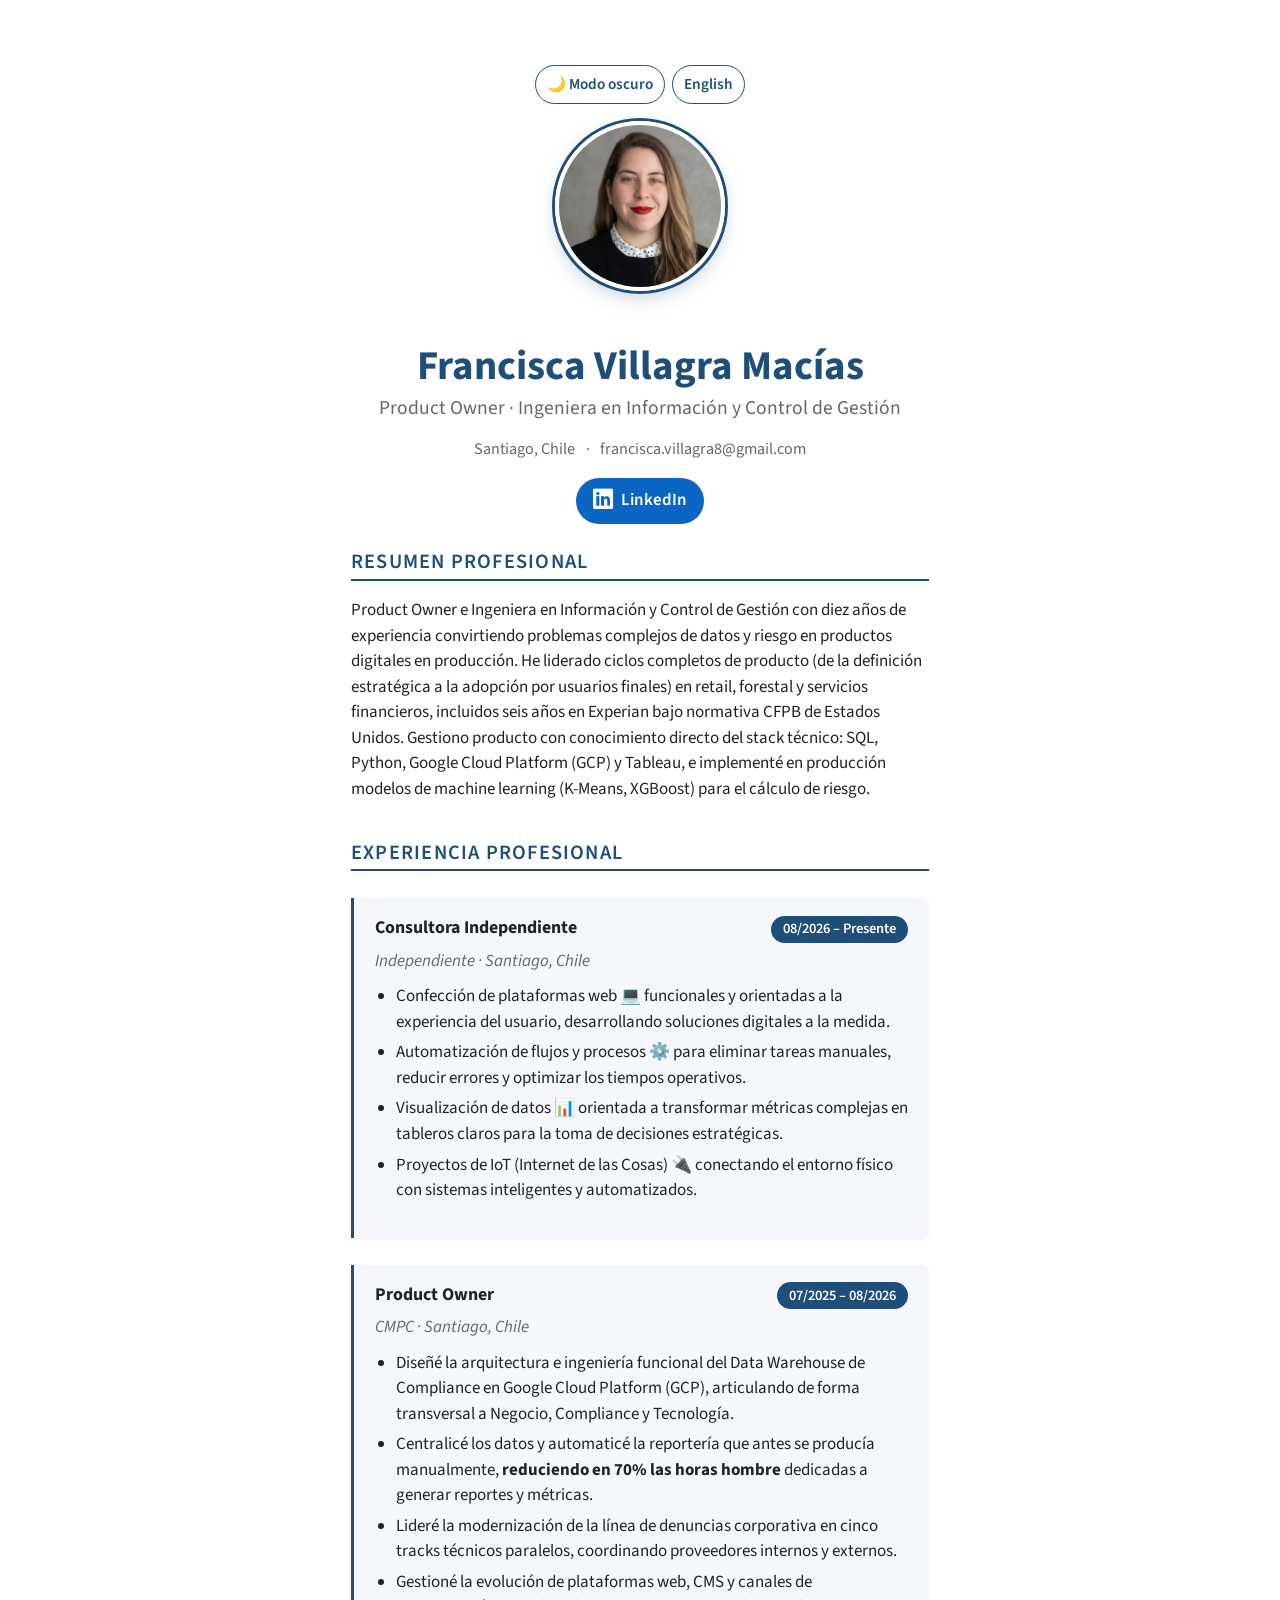
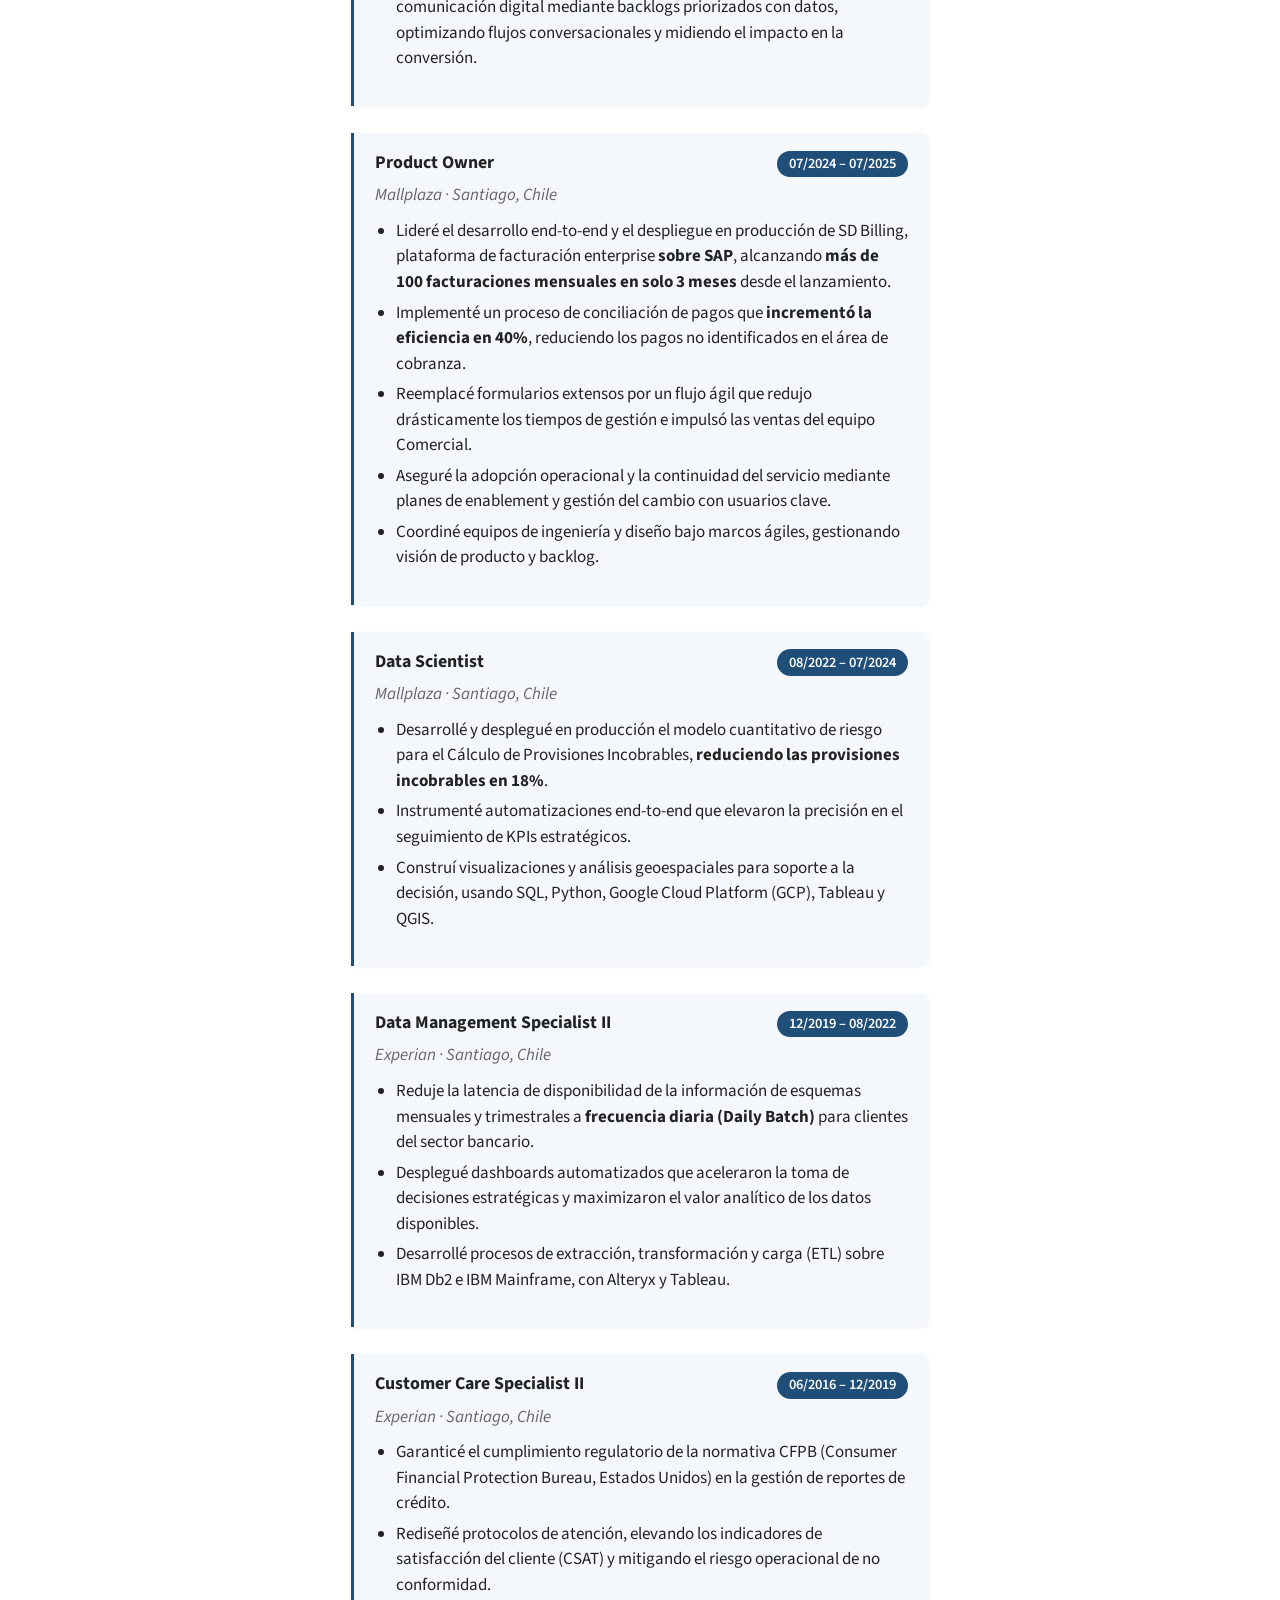
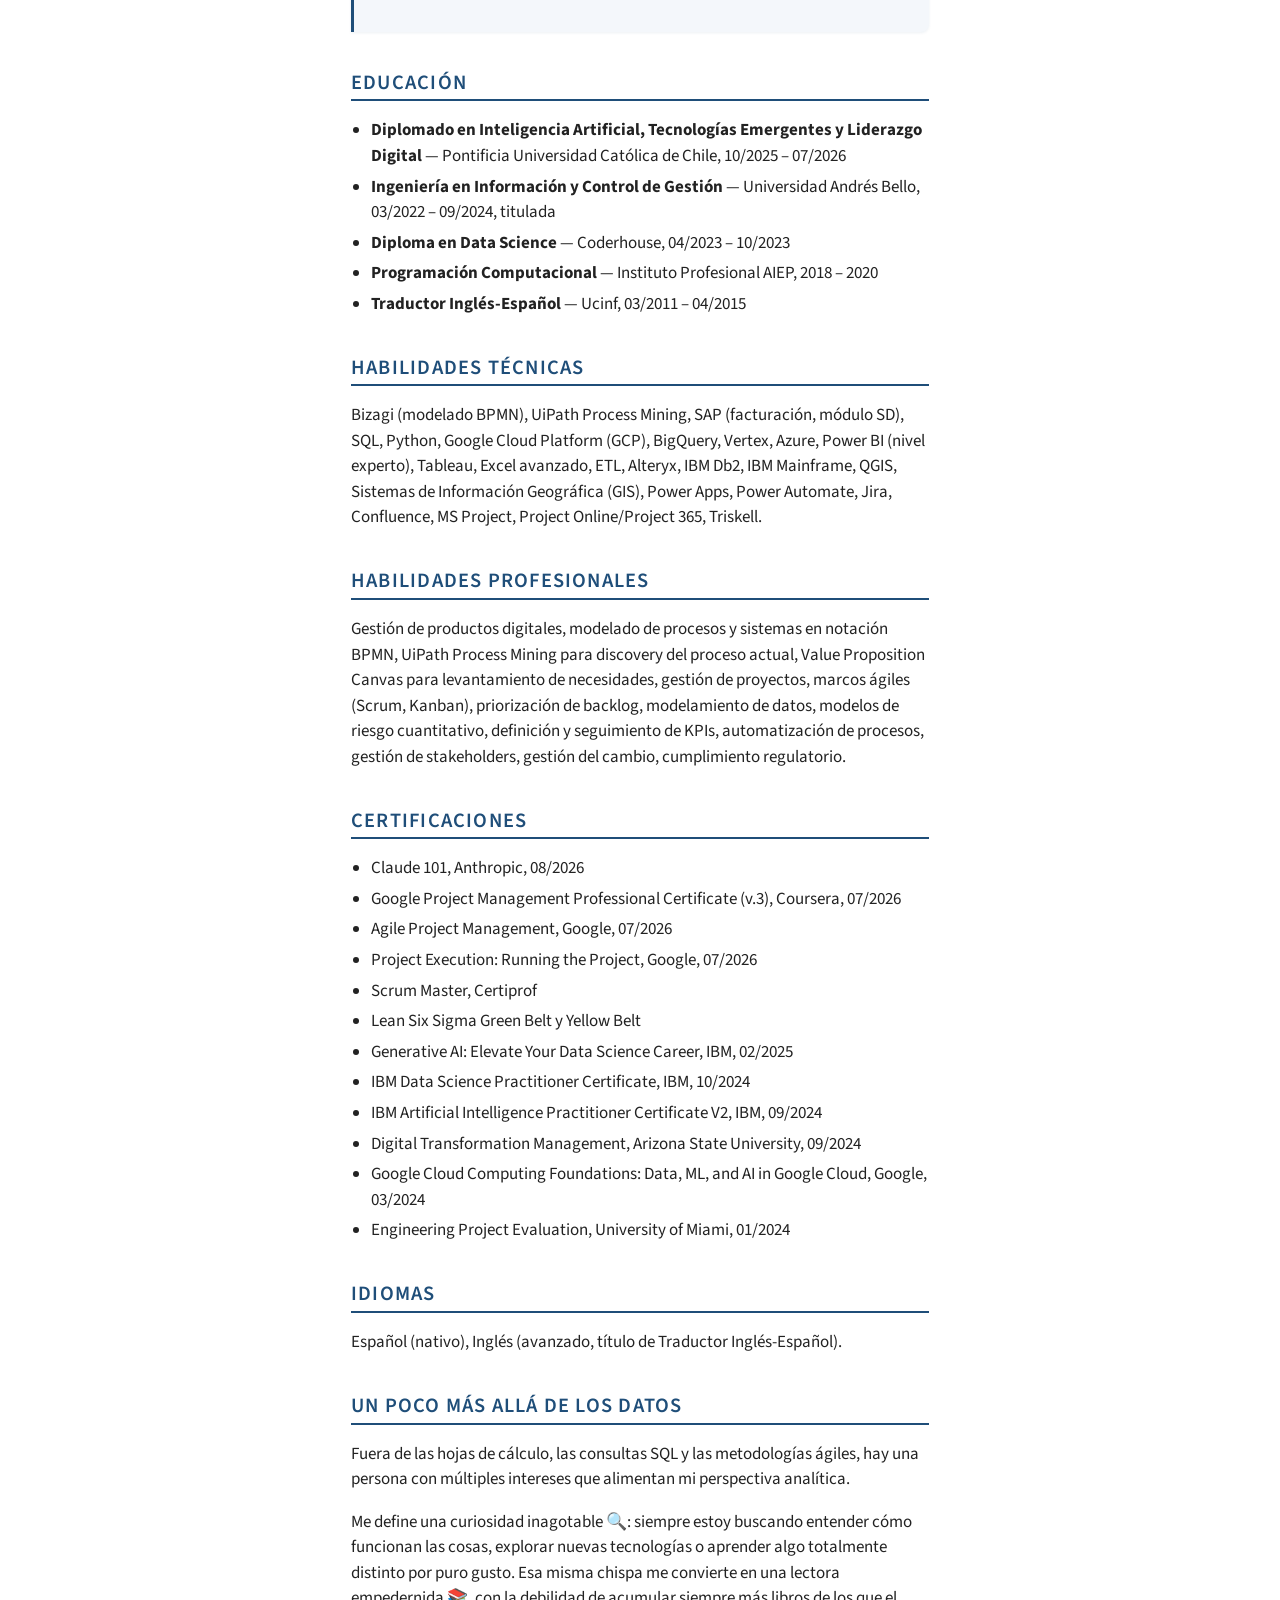
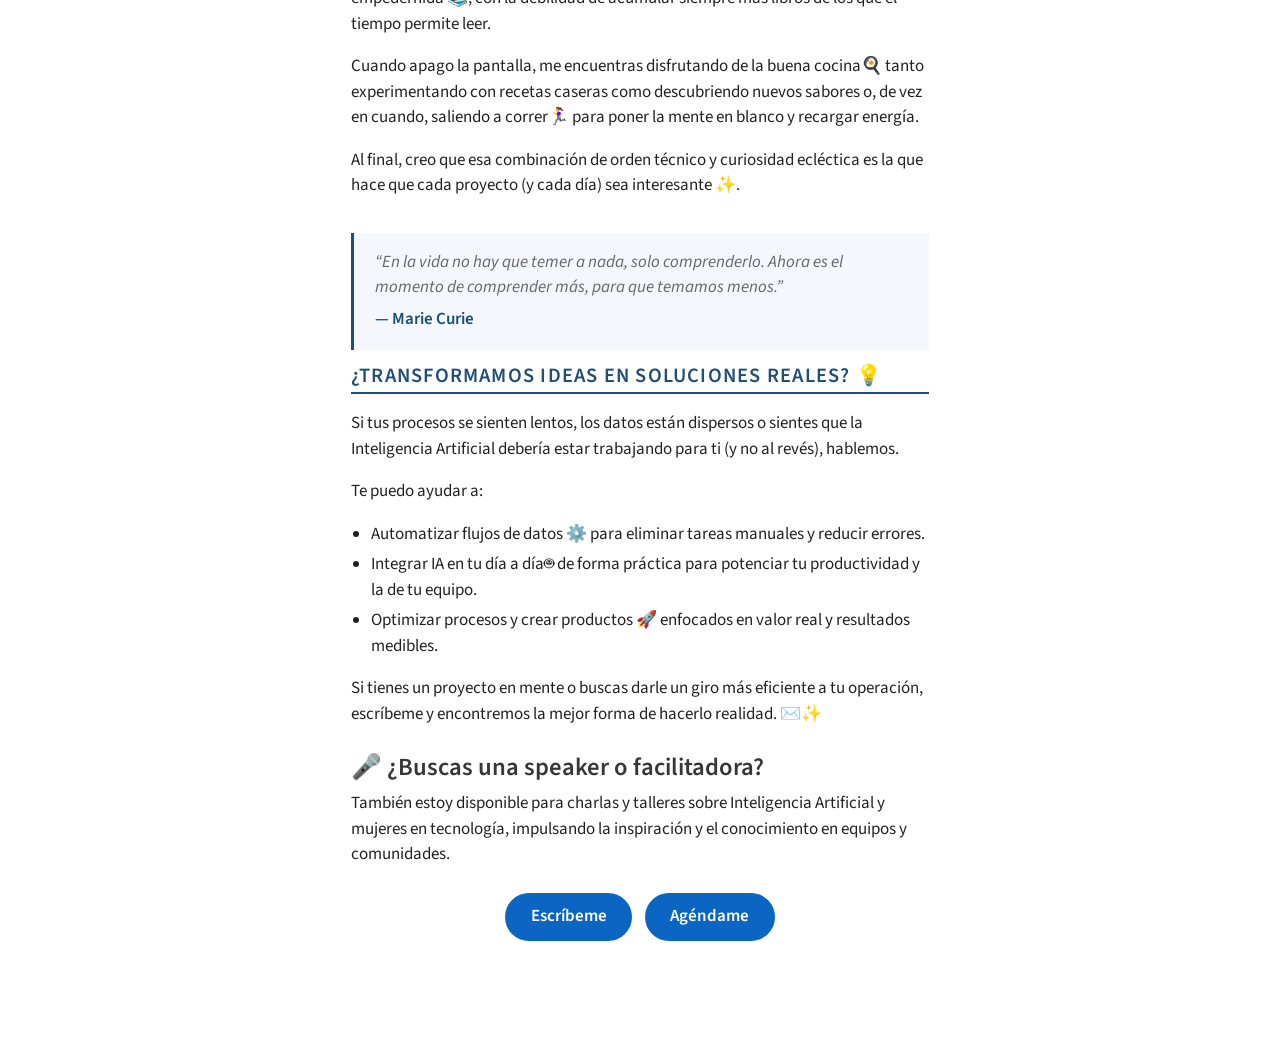
<file: docs/index.html>
<!DOCTYPE html>
<html xmlns="http://www.w3.org/1999/xhtml" lang="es" xml:lang="es"><head>

<meta charset="utf-8">
<meta name="generator" content="quarto-1.9.38">

<meta name="viewport" content="width=device-width, initial-scale=1.0, user-scalable=yes">

<link rel="icon" type="image/png" href="favicon.png">
<meta name="format-detection" content="date=no">

<title>Francisca Villagra Macías — CV – Francisca Villagra Macías</title>
<style>
/* Default styles provided by pandoc.
** See https://pandoc.org/MANUAL.html#variables-for-html for config info.
*/
code{white-space: pre-wrap;}
span.smallcaps{font-variant: small-caps;}
div.columns{display: flex; gap: min(4vw, 1.5em);}
div.column{flex: auto; overflow-x: auto;}
div.hanging-indent{margin-left: 1.5em; text-indent: -1.5em;}
ul.task-list{list-style: none;}
ul.task-list li input[type="checkbox"] {
  width: 0.8em;
  margin: 0 0.8em 0.2em -1em; /* quarto-specific, see https://github.com/quarto-dev/quarto-cli/issues/4556 */ 
  vertical-align: middle;
}
</style>


<script src="site_libs/quarto-nav/quarto-nav.js"></script>
<script src="site_libs/clipboard/clipboard.min.js"></script>
<script src="site_libs/quarto-search/autocomplete.umd.js"></script>
<script src="site_libs/quarto-search/fuse.min.js"></script>
<script src="site_libs/quarto-search/quarto-search.js"></script>
<meta name="quarto:offset" content="./">
<script src="site_libs/quarto-html/quarto.js" type="module"></script>
<script src="site_libs/quarto-html/tabsets/tabsets.js" type="module"></script>
<script src="site_libs/quarto-html/popper.min.js"></script>
<script src="site_libs/quarto-html/tippy.umd.min.js"></script>
<script src="site_libs/quarto-html/anchor.min.js"></script>
<link href="site_libs/quarto-html/tippy.css" rel="stylesheet">
<link href="site_libs/quarto-html/quarto-syntax-highlighting-15634bcf2e68342d4ad2dfa704d543f6.css" rel="stylesheet" id="quarto-text-highlighting-styles">
<script src="site_libs/bootstrap/bootstrap.min.js"></script>
<link href="site_libs/bootstrap/bootstrap-icons.css" rel="stylesheet">
<link href="site_libs/bootstrap/bootstrap-158031087360bce0ff56dc785ce39e06.min.css" rel="stylesheet" append-hash="true" id="quarto-bootstrap" data-mode="light">
<script id="quarto-search-options" type="application/json">{
  "location": "sidebar",
  "copy-button": false,
  "collapse-after": 3,
  "panel-placement": "start",
  "type": "textbox",
  "limit": 50,
  "keyboard-shortcut": [
    "f",
    "/",
    "s"
  ],
  "show-item-context": false,
  "language": {
    "search-no-results-text": "No se han encontrado resultados",
    "search-matching-documents-text": "documentos encontrados",
    "search-copy-link-title": "Copiar el enlace en la búsqueda",
    "search-hide-matches-text": "Ocultar resultados adicionales",
    "search-more-match-text": "resultado adicional en este documento",
    "search-more-matches-text": "resultados adicionales en este documento",
    "search-clear-button-title": "Borrar",
    "search-text-placeholder": "",
    "search-detached-cancel-button-title": "Cancelar",
    "search-submit-button-title": "Enviar",
    "search-label": "Buscar"
  }
}</script>


<link rel="stylesheet" href="styles-v5.css">
<script>
(function () {
  var key = "cv-theme";
  if (localStorage.getItem(key) === "dark") {
    document.documentElement.setAttribute("data-theme", "dark");
  }
  document.addEventListener("DOMContentLoaded", function () {
    var button = document.querySelector(".cv-theme-toggle");
    if (!button) return;
    var english = document.documentElement.lang === "en";
    function updateButton() {
      var dark = document.documentElement.getAttribute("data-theme") === "dark";
      button.setAttribute("aria-pressed", dark ? "true" : "false");
      button.textContent = dark
        ? (english ? "☀️ Light mode" : "☀️ Modo claro")
        : (english ? "🌙 Dark mode" : "🌙 Modo oscuro");
    }
    button.addEventListener("click", function () {
      var dark = document.documentElement.getAttribute("data-theme") !== "dark";
      if (dark) document.documentElement.setAttribute("data-theme", "dark");
      else document.documentElement.removeAttribute("data-theme");
      localStorage.setItem(key, dark ? "dark" : "light");
      updateButton();
    });
    updateButton();
  });
})();
</script>
</head>

<body class="fullcontent quarto-light">

<div id="quarto-search-results"></div>
<!-- content -->
<div id="quarto-content" class="quarto-container page-columns page-rows-contents page-layout-article">
<!-- sidebar -->
<!-- margin-sidebar -->
    
<!-- main -->
<main class="content" id="quarto-document-content">

<header id="title-block-header" class="quarto-title-block default">
<div class="quarto-title">
<h1 class="title">Francisca Villagra Macías — CV</h1>
</div>



<div class="quarto-title-meta">

    
  
    
  </div>
  


</header>


<div class="cv-cabecera reveal">
<div class="cv-controles">
<button class="cv-theme-toggle" type="button" aria-pressed="false">🌙 Modo oscuro</button>
<a class="cv-idioma" href="en/" lang="en">English</a>
</div>
<p><img class="cv-foto" src="foto.png" alt="Foto de Francisca Villagra Macías"></p>
<section id="francisca-villagra-macías" class="level1">
<h1>Francisca Villagra Macías</h1>
<div class="cv-titulo">
Product Owner · Ingeniera en Información y Control de Gestión
</div>
<div class="cv-contacto">
<span>Santiago, Chile</span><span>francisca.villagra8@gmail.com</span>
</div>
<p><a class="cv-linkedin" href="https://www.linkedin.com/in/franciscavmacias" target="_blank" rel="noopener" aria-label="LinkedIn de Francisca Villagra Macías"> <i class="bi bi-linkedin"></i> LinkedIn</a></p>
</section>
</div>
<section id="resumen-profesional" class="level2">
<h2 class="anchored" data-anchor-id="resumen-profesional">Resumen profesional</h2>
<p>Product Owner e Ingeniera en Información y Control de Gestión con diez años de experiencia convirtiendo problemas complejos de datos y riesgo en productos digitales en producción. He liderado ciclos completos de producto (de la definición estratégica a la adopción por usuarios finales) en retail, forestal y servicios financieros, incluidos seis años en Experian bajo normativa CFPB de Estados Unidos. Gestiono producto con conocimiento directo del stack técnico: SQL, Python, Google Cloud Platform (GCP) y Tableau, e implementé en producción modelos de machine learning (K-Means, XGBoost) para el cálculo de riesgo.</p>
</section>
<section id="experiencia-profesional" class="level2">
<h2 class="anchored" data-anchor-id="experiencia-profesional">Experiencia profesional</h2>
<div class="cv-bloque reveal">
<div class="cv-cargo">
<div class="cv-rol">
Consultora Independiente
</div>
<div class="cv-periodo">
<span class="cv-fecha" role="text" aria-label="08/2026 – Presente" data-fecha="08/2026 – Presente"></span>
</div>
</div>
<div class="cv-empresa">
Independiente · Santiago, Chile
</div>
<ul>
<li>Confección de plataformas web 💻 funcionales y orientadas a la experiencia del usuario, desarrollando soluciones digitales a la medida.</li>
<li>Automatización de flujos y procesos ⚙️ para eliminar tareas manuales, reducir errores y optimizar los tiempos operativos.</li>
<li>Visualización de datos 📊 orientada a transformar métricas complejas en tableros claros para la toma de decisiones estratégicas.</li>
<li>Proyectos de IoT (Internet de las Cosas) 🔌 conectando el entorno físico con sistemas inteligentes y automatizados.</li>
</ul>
</div>
<div class="cv-bloque reveal">
<div class="cv-cargo">
<div class="cv-rol">
Product Owner
</div>
<div class="cv-periodo">
<span class="cv-fecha" role="text" aria-label="07/2025 – 08/2026" data-fecha="07/2025 – 08/2026"></span>
</div>
</div>
<div class="cv-empresa">
CMPC · Santiago, Chile
</div>
<ul>
<li>Diseñé la arquitectura e ingeniería funcional del Data Warehouse de Compliance en Google Cloud Platform (GCP), articulando de forma transversal a Negocio, Compliance y Tecnología.</li>
<li>Centralicé los datos y automaticé la reportería que antes se producía manualmente, <strong>reduciendo en 70% las horas hombre</strong> dedicadas a generar reportes y métricas.</li>
<li>Lideré la modernización de la línea de denuncias corporativa en cinco tracks técnicos paralelos, coordinando proveedores internos y externos.</li>
<li>Gestioné la evolución de plataformas web, CMS y canales de comunicación digital mediante backlogs priorizados con datos, optimizando flujos conversacionales y midiendo el impacto en la conversión.</li>
</ul>
</div>
<div class="cv-bloque reveal">
<div class="cv-cargo">
<div class="cv-rol">
Product Owner
</div>
<div class="cv-periodo">
<span class="cv-fecha" role="text" aria-label="07/2024 – 07/2025" data-fecha="07/2024 – 07/2025"></span>
</div>
</div>
<div class="cv-empresa">
Mallplaza · Santiago, Chile
</div>
<ul>
<li>Lideré el desarrollo end-to-end y el despliegue en producción de SD Billing, plataforma de facturación enterprise <strong>sobre SAP</strong>, alcanzando <strong>más de 100 facturaciones mensuales en solo 3 meses</strong> desde el lanzamiento.</li>
<li>Implementé un proceso de conciliación de pagos que <strong>incrementó la eficiencia en 40%</strong>, reduciendo los pagos no identificados en el área de cobranza.</li>
<li>Reemplacé formularios extensos por un flujo ágil que redujo drásticamente los tiempos de gestión e impulsó las ventas del equipo Comercial.</li>
<li>Aseguré la adopción operacional y la continuidad del servicio mediante planes de enablement y gestión del cambio con usuarios clave.</li>
<li>Coordiné equipos de ingeniería y diseño bajo marcos ágiles, gestionando visión de producto y backlog.</li>
</ul>
</div>
<div class="cv-bloque reveal">
<div class="cv-cargo">
<div class="cv-rol">
Data Scientist
</div>
<div class="cv-periodo">
<span class="cv-fecha" role="text" aria-label="08/2022 – 07/2024" data-fecha="08/2022 – 07/2024"></span>
</div>
</div>
<div class="cv-empresa">
Mallplaza · Santiago, Chile
</div>
<ul>
<li>Desarrollé y desplegué en producción el modelo cuantitativo de riesgo para el Cálculo de Provisiones Incobrables, <strong>reduciendo las provisiones incobrables en 18%</strong>.</li>
<li>Instrumenté automatizaciones end-to-end que elevaron la precisión en el seguimiento de KPIs estratégicos.</li>
<li>Construí visualizaciones y análisis geoespaciales para soporte a la decisión, usando SQL, Python, Google Cloud Platform (GCP), Tableau y QGIS.</li>
</ul>
</div>
<div class="cv-bloque reveal">
<div class="cv-cargo">
<div class="cv-rol">
Data Management Specialist II
</div>
<div class="cv-periodo">
<span class="cv-fecha" role="text" aria-label="12/2019 – 08/2022" data-fecha="12/2019 – 08/2022"></span>
</div>
</div>
<div class="cv-empresa">
Experian · Santiago, Chile
</div>
<ul>
<li>Reduje la latencia de disponibilidad de la información de esquemas mensuales y trimestrales a <strong>frecuencia diaria (Daily Batch)</strong> para clientes del sector bancario.</li>
<li>Desplegué dashboards automatizados que aceleraron la toma de decisiones estratégicas y maximizaron el valor analítico de los datos disponibles.</li>
<li>Desarrollé procesos de extracción, transformación y carga (ETL) sobre IBM Db2 e IBM Mainframe, con Alteryx y Tableau.</li>
</ul>
</div>
<div class="cv-bloque reveal">
<div class="cv-cargo">
<div class="cv-rol">
Customer Care Specialist II
</div>
<div class="cv-periodo">
<span class="cv-fecha" role="text" aria-label="06/2016 – 12/2019" data-fecha="06/2016 – 12/2019"></span>
</div>
</div>
<div class="cv-empresa">
Experian · Santiago, Chile
</div>
<ul>
<li>Garanticé el cumplimiento regulatorio de la normativa CFPB (Consumer Financial Protection Bureau, Estados Unidos) en la gestión de reportes de crédito.</li>
<li>Rediseñé protocolos de atención, elevando los indicadores de satisfacción del cliente (CSAT) y mitigando el riesgo operacional de no conformidad.</li>
</ul>
</div>
</section>
<section id="educación" class="level2">
<h2 class="anchored" data-anchor-id="educación">Educación</h2>
<ul>
<li><strong>Diplomado en Inteligencia Artificial, Tecnologías Emergentes y Liderazgo Digital</strong> — Pontificia Universidad Católica de Chile, <span class="cv-fecha" role="text" aria-label="10/2025" data-fecha="10/2025"></span> – <span class="cv-fecha" role="text" aria-label="07/2026" data-fecha="07/2026"></span></li>
<li><strong>Ingeniería en Información y Control de Gestión</strong> — Universidad Andrés Bello, <span class="cv-fecha" role="text" aria-label="03/2022" data-fecha="03/2022"></span> – <span class="cv-fecha" role="text" aria-label="09/2024" data-fecha="09/2024"></span>, titulada</li>
<li><strong>Diploma en Data Science</strong> — Coderhouse, <span class="cv-fecha" role="text" aria-label="04/2023" data-fecha="04/2023"></span> – <span class="cv-fecha" role="text" aria-label="10/2023" data-fecha="10/2023"></span></li>
<li><strong>Programación Computacional</strong> — Instituto Profesional AIEP, 2018 – 2020</li>
<li><strong>Traductor Inglés-Español</strong> — Ucinf, <span class="cv-fecha" role="text" aria-label="03/2011" data-fecha="03/2011"></span> – <span class="cv-fecha" role="text" aria-label="04/2015" data-fecha="04/2015"></span></li>
</ul>
</section>
<section id="habilidades-técnicas" class="level2">
<h2 class="anchored" data-anchor-id="habilidades-técnicas">Habilidades técnicas</h2>
<p>Bizagi (modelado BPMN), UiPath Process Mining, SAP (facturación, módulo SD), SQL, Python, Google Cloud Platform (GCP), BigQuery, Vertex, Azure, Power BI (nivel experto), Tableau, Excel avanzado, ETL, Alteryx, IBM Db2, IBM Mainframe, QGIS, Sistemas de Información Geográfica (GIS), Power Apps, Power Automate, Jira, Confluence, MS Project, Project Online/Project 365, Triskell.</p>
</section>
<section id="habilidades-profesionales" class="level2">
<h2 class="anchored" data-anchor-id="habilidades-profesionales">Habilidades profesionales</h2>
<p>Gestión de productos digitales, modelado de procesos y sistemas en notación BPMN, UiPath Process Mining para discovery del proceso actual, Value Proposition Canvas para levantamiento de necesidades, gestión de proyectos, marcos ágiles (Scrum, Kanban), priorización de backlog, modelamiento de datos, modelos de riesgo cuantitativo, definición y seguimiento de KPIs, automatización de procesos, gestión de stakeholders, gestión del cambio, cumplimiento regulatorio.</p>
</section>
<section id="certificaciones" class="level2">
<h2 class="anchored" data-anchor-id="certificaciones">Certificaciones</h2>
<ul>
<li>Claude 101, Anthropic, <span class="cv-fecha" role="text" aria-label="08/2026" data-fecha="08/2026"></span></li>
<li>Google Project Management Professional Certificate (v.3), Coursera, <span class="cv-fecha" role="text" aria-label="07/2026" data-fecha="07/2026"></span></li>
<li>Agile Project Management, Google, <span class="cv-fecha" role="text" aria-label="07/2026" data-fecha="07/2026"></span></li>
<li>Project Execution: Running the Project, Google, <span class="cv-fecha" role="text" aria-label="07/2026" data-fecha="07/2026"></span></li>
<li>Scrum Master, Certiprof</li>
<li>Lean Six Sigma Green Belt y Yellow Belt</li>
<li>Generative AI: Elevate Your Data Science Career, IBM, <span class="cv-fecha" role="text" aria-label="02/2025" data-fecha="02/2025"></span></li>
<li>IBM Data Science Practitioner Certificate, IBM, <span class="cv-fecha" role="text" aria-label="10/2024" data-fecha="10/2024"></span></li>
<li>IBM Artificial Intelligence Practitioner Certificate V2, IBM, <span class="cv-fecha" role="text" aria-label="09/2024" data-fecha="09/2024"></span></li>
<li>Digital Transformation Management, Arizona State University, <span class="cv-fecha" role="text" aria-label="09/2024" data-fecha="09/2024"></span></li>
<li>Google Cloud Computing Foundations: Data, ML, and AI in Google Cloud, Google, <span class="cv-fecha" role="text" aria-label="03/2024" data-fecha="03/2024"></span></li>
<li>Engineering Project Evaluation, University of Miami, <span class="cv-fecha" role="text" aria-label="01/2024" data-fecha="01/2024"></span></li>
</ul>
</section>
<section id="idiomas" class="level2">
<h2 class="anchored" data-anchor-id="idiomas">Idiomas</h2>
<p>Español (nativo), Inglés (avanzado, título de Traductor Inglés-Español).</p>
</section>
<section id="un-poco-más-allá-de-los-datos" class="level2">
<h2 class="anchored" data-anchor-id="un-poco-más-allá-de-los-datos">Un poco más allá de los datos</h2>
<p>Fuera de las hojas de cálculo, las consultas SQL y las metodologías ágiles, hay una persona con múltiples intereses que alimentan mi perspectiva analítica.</p>
<p>Me define una curiosidad inagotable 🔍: siempre estoy buscando entender cómo funcionan las cosas, explorar nuevas tecnologías o aprender algo totalmente distinto por puro gusto. Esa misma chispa me convierte en una lectora empedernida 📚, con la debilidad de acumular siempre más libros de los que el tiempo permite leer.</p>
<p>Cuando apago la pantalla, me encuentras disfrutando de la buena cocina🍳 tanto experimentando con recetas caseras como descubriendo nuevos sabores o, de vez en cuando, saliendo a correr🏃‍♀️ para poner la mente en blanco y recargar energía.</p>
<p>Al final, creo que esa combinación de orden técnico y curiosidad ecléctica es la que hace que cada proyecto (y cada día) sea interesante ✨.</p>

</section>
<blockquote class="cv-cita">
<p>“En la vida no hay que temer a nada, solo comprenderlo. Ahora es el momento de comprender más, para que temamos menos.”</p>
<cite>— Marie Curie</cite>
</blockquote>
<section id="transformamos-ideas-en-soluciones-reales" class="level2">
<h2 class="anchored" data-anchor-id="transformamos-ideas-en-soluciones-reales">¿Transformamos ideas en soluciones reales? 💡</h2>
<p>Si tus procesos se sienten lentos, los datos están dispersos o sientes que la Inteligencia Artificial debería estar trabajando para ti (y no al revés), hablemos.</p>
<p>Te puedo ayudar a:</p>
<ul>
<li>Automatizar flujos de datos ⚙️ para eliminar tareas manuales y reducir errores.</li>
<li>Integrar IA en tu día a día🤖 de forma práctica para potenciar tu productividad y la de tu equipo.</li>
<li>Optimizar procesos y crear productos 🚀 enfocados en valor real y resultados medibles.</li>
</ul>
<p>Si tienes un proyecto en mente o buscas darle un giro más eficiente a tu operación, escríbeme y encontremos la mejor forma de hacerlo realidad. ✉️✨</p>
<h3>🎤 ¿Buscas una speaker o facilitadora?</h3>
<p>También estoy disponible para charlas y talleres sobre Inteligencia Artificial y mujeres en tecnología, impulsando la inspiración y el conocimiento en equipos y comunidades.</p>
<div class="cv-email-contenedor"><a class="cv-email" href="mailto:francisca.villagra8@gmail.com?subject=Conversemos%20sobre%20un%20proyecto">Escríbeme</a><a class="cv-email" href="mailto:francisca.villagra8@gmail.com?subject=Agendemos&amp;body=Hola%20Francisca%2C%0A%0AAgendemos%20una%20reuni%C3%B3n.">Agéndame</a></div>
</section>

</main> <!-- /main -->
<script>
// Aparición progresiva al hacer scroll (fade + deslizamiento), escalonada por bloque.
(function () {
  var reduce = window.matchMedia("(prefers-reduced-motion: reduce)").matches;
  var main = document.querySelector("#quarto-document-content") || document.body;
  var targets = [];
  main.querySelectorAll("h2, .reveal, section.level2 > p, section.level2 > ul, section.level2 > .cell").forEach(function (el) {
    if (el.closest(".reveal") && !el.classList.contains("reveal")) return;
    el.classList.add("reveal"); targets.push(el);
  });
  if (reduce || !("IntersectionObserver" in window)) { targets.forEach(function (e) { e.classList.add("visible"); }); return; }
  document.documentElement.classList.add("reveal-enabled");
  var io = new IntersectionObserver(function (entries) {
    entries.forEach(function (en) {
      if (en.isIntersecting) { en.target.classList.add("visible"); io.unobserve(en.target); }
    });
  }, { threshold: 0.12, rootMargin: "0px 0px -6% 0px" });
  targets.forEach(function (el) { io.observe(el); });
  // viñetas escalonadas dentro de cada bloque
  document.querySelectorAll(".cv-bloque li, section.level2 > ul li").forEach(function (li, i) {
    li.style.setProperty("--d", ((i % 6) * 70) + "ms");
  });
})();
</script>
<script id="quarto-html-after-body" type="application/javascript">
  window.document.addEventListener("DOMContentLoaded", function (event) {
    const icon = "";
    const anchorJS = new window.AnchorJS();
    anchorJS.options = {
      placement: 'right',
      icon: icon
    };
    anchorJS.add('.anchored');
    const isCodeAnnotation = (el) => {
      for (const clz of el.classList) {
        if (clz.startsWith('code-annotation-')) {                     
          return true;
        }
      }
      return false;
    }
    const onCopySuccess = function(e) {
      // button target
      const button = e.trigger;
      // don't keep focus
      button.blur();
      // flash "checked"
      button.classList.add('code-copy-button-checked');
      var currentTitle = button.getAttribute("title");
      button.setAttribute("title", "Copiado");
      let tooltip;
      if (window.bootstrap) {
        button.setAttribute("data-bs-toggle", "tooltip");
        button.setAttribute("data-bs-placement", "left");
        button.setAttribute("data-bs-title", "Copiado");
        tooltip = new bootstrap.Tooltip(button, 
          { trigger: "manual", 
            customClass: "code-copy-button-tooltip",
            offset: [0, -8]});
        tooltip.show();    
      }
      setTimeout(function() {
        if (tooltip) {
          tooltip.hide();
          button.removeAttribute("data-bs-title");
          button.removeAttribute("data-bs-toggle");
          button.removeAttribute("data-bs-placement");
        }
        button.setAttribute("title", currentTitle);
        button.classList.remove('code-copy-button-checked');
      }, 1000);
      // clear code selection
      e.clearSelection();
    }
    const getTextToCopy = function(trigger) {
      const outerScaffold = trigger.parentElement.cloneNode(true);
      const codeEl = outerScaffold.querySelector('code');
      for (const childEl of codeEl.children) {
        if (isCodeAnnotation(childEl)) {
          childEl.remove();
        }
      }
      return codeEl.innerText;
    }
    const clipboard = new window.ClipboardJS('.code-copy-button:not([data-in-quarto-modal])', {
      text: getTextToCopy
    });
    clipboard.on('success', onCopySuccess);
    if (window.document.getElementById('quarto-embedded-source-code-modal')) {
      const clipboardModal = new window.ClipboardJS('.code-copy-button[data-in-quarto-modal]', {
        text: getTextToCopy,
        container: window.document.getElementById('quarto-embedded-source-code-modal')
      });
      clipboardModal.on('success', onCopySuccess);
    }
      var localhostRegex = new RegExp(/^(?:http|https):\/\/localhost\:?[0-9]*\//);
      var mailtoRegex = new RegExp(/^mailto:/);
        var filterRegex = new RegExp('/' + window.location.host + '/');
      var isInternal = (href) => {
          return filterRegex.test(href) || localhostRegex.test(href) || mailtoRegex.test(href);
      }
      // Inspect non-navigation links and adorn them if external
     var links = window.document.querySelectorAll('a[href]:not(.nav-link):not(.navbar-brand):not(.toc-action):not(.sidebar-link):not(.sidebar-item-toggle):not(.pagination-link):not(.no-external):not([aria-hidden]):not(.dropdown-item):not(.quarto-navigation-tool):not(.about-link)');
      for (var i=0; i<links.length; i++) {
        const link = links[i];
        if (!isInternal(link.href)) {
          // undo the damage that might have been done by quarto-nav.js in the case of
          // links that we want to consider external
          if (link.dataset.originalHref !== undefined) {
            link.href = link.dataset.originalHref;
          }
        }
      }
    function tippyHover(el, contentFn, onTriggerFn, onUntriggerFn) {
      const config = {
        allowHTML: true,
        maxWidth: 500,
        delay: 100,
        arrow: false,
        appendTo: function(el) {
            return el.parentElement;
        },
        interactive: true,
        interactiveBorder: 10,
        theme: 'quarto',
        placement: 'bottom-start',
      };
      if (contentFn) {
        config.content = contentFn;
      }
      if (onTriggerFn) {
        config.onTrigger = onTriggerFn;
      }
      if (onUntriggerFn) {
        config.onUntrigger = onUntriggerFn;
      }
      window.tippy(el, config); 
    }
    const noterefs = window.document.querySelectorAll('a[role="doc-noteref"]');
    for (var i=0; i<noterefs.length; i++) {
      const ref = noterefs[i];
      tippyHover(ref, function() {
        // use id or data attribute instead here
        let href = ref.getAttribute('data-footnote-href') || ref.getAttribute('href');
        try { href = new URL(href).hash; } catch {}
        const id = href.replace(/^#\/?/, "");
        const note = window.document.getElementById(id);
        if (note) {
          return note.innerHTML;
        } else {
          return "";
        }
      });
    }
    const xrefs = window.document.querySelectorAll('a.quarto-xref');
    const processXRef = (id, note) => {
      // Strip column container classes
      const stripColumnClz = (el) => {
        el.classList.remove("page-full", "page-columns");
        if (el.children) {
          for (const child of el.children) {
            stripColumnClz(child);
          }
        }
      }
      stripColumnClz(note)
      if (id === null || id.startsWith('sec-')) {
        // Special case sections, only their first couple elements
        const container = document.createElement("div");
        if (note.children && note.children.length > 2) {
          container.appendChild(note.children[0].cloneNode(true));
          for (let i = 1; i < note.children.length; i++) {
            const child = note.children[i];
            if (child.tagName === "P" && child.innerText === "") {
              continue;
            } else {
              container.appendChild(child.cloneNode(true));
              break;
            }
          }
          if (window.Quarto?.typesetMath) {
            window.Quarto.typesetMath(container);
          }
          return container.innerHTML
        } else {
          if (window.Quarto?.typesetMath) {
            window.Quarto.typesetMath(note);
          }
          return note.innerHTML;
        }
      } else {
        // Remove any anchor links if they are present
        const anchorLink = note.querySelector('a.anchorjs-link');
        if (anchorLink) {
          anchorLink.remove();
        }
        if (window.Quarto?.typesetMath) {
          window.Quarto.typesetMath(note);
        }
        if (note.classList.contains("callout")) {
          return note.outerHTML;
        } else {
          return note.innerHTML;
        }
      }
    }
    for (var i=0; i<xrefs.length; i++) {
      const xref = xrefs[i];
      tippyHover(xref, undefined, function(instance) {
        instance.disable();
        let url = xref.getAttribute('href');
        let hash = undefined; 
        if (url.startsWith('#')) {
          hash = url;
        } else {
          try { hash = new URL(url).hash; } catch {}
        }
        if (hash) {
          const id = hash.replace(/^#\/?/, "");
          const note = window.document.getElementById(id);
          if (note !== null) {
            try {
              const html = processXRef(id, note.cloneNode(true));
              instance.setContent(html);
            } finally {
              instance.enable();
              instance.show();
            }
          } else {
            // See if we can fetch this
            fetch(url.split('#')[0])
            .then(res => res.text())
            .then(html => {
              const parser = new DOMParser();
              const htmlDoc = parser.parseFromString(html, "text/html");
              const note = htmlDoc.getElementById(id);
              if (note !== null) {
                const html = processXRef(id, note);
                instance.setContent(html);
              } 
            }).finally(() => {
              instance.enable();
              instance.show();
            });
          }
        } else {
          // See if we can fetch a full url (with no hash to target)
          // This is a special case and we should probably do some content thinning / targeting
          fetch(url)
          .then(res => res.text())
          .then(html => {
            const parser = new DOMParser();
            const htmlDoc = parser.parseFromString(html, "text/html");
            const note = htmlDoc.querySelector('main.content');
            if (note !== null) {
              // This should only happen for chapter cross references
              // (since there is no id in the URL)
              // remove the first header
              if (note.children.length > 0 && note.children[0].tagName === "HEADER") {
                note.children[0].remove();
              }
              const html = processXRef(null, note);
              instance.setContent(html);
            } 
          }).finally(() => {
            instance.enable();
            instance.show();
          });
        }
      }, function(instance) {
      });
    }
        let selectedAnnoteEl;
        const selectorForAnnotation = ( cell, annotation) => {
          let cellAttr = 'data-code-cell="' + cell + '"';
          let lineAttr = 'data-code-annotation="' +  annotation + '"';
          const selector = 'span[' + cellAttr + '][' + lineAttr + ']';
          return selector;
        }
        const selectCodeLines = (annoteEl) => {
          const doc = window.document;
          const targetCell = annoteEl.getAttribute("data-target-cell");
          const targetAnnotation = annoteEl.getAttribute("data-target-annotation");
          const annoteSpan = window.document.querySelector(selectorForAnnotation(targetCell, targetAnnotation));
          const lines = annoteSpan.getAttribute("data-code-lines").split(",");
          const lineIds = lines.map((line) => {
            return targetCell + "-" + line;
          })
          let top = null;
          let height = null;
          let parent = null;
          if (lineIds.length > 0) {
              //compute the position of the single el (top and bottom and make a div)
              const el = window.document.getElementById(lineIds[0]);
              top = el.offsetTop;
              height = el.offsetHeight;
              parent = el.parentElement.parentElement;
            if (lineIds.length > 1) {
              const lastEl = window.document.getElementById(lineIds[lineIds.length - 1]);
              const bottom = lastEl.offsetTop + lastEl.offsetHeight;
              height = bottom - top;
            }
            if (top !== null && height !== null && parent !== null) {
              // cook up a div (if necessary) and position it 
              let div = window.document.getElementById("code-annotation-line-highlight");
              if (div === null) {
                div = window.document.createElement("div");
                div.setAttribute("id", "code-annotation-line-highlight");
                div.style.position = 'absolute';
                parent.appendChild(div);
              }
              div.style.top = top - 2 + "px";
              div.style.height = height + 4 + "px";
              div.style.left = 0;
              let gutterDiv = window.document.getElementById("code-annotation-line-highlight-gutter");
              if (gutterDiv === null) {
                gutterDiv = window.document.createElement("div");
                gutterDiv.setAttribute("id", "code-annotation-line-highlight-gutter");
                gutterDiv.style.position = 'absolute';
                const codeCell = window.document.getElementById(targetCell);
                const gutter = codeCell.querySelector('.code-annotation-gutter');
                gutter.appendChild(gutterDiv);
              }
              gutterDiv.style.top = top - 2 + "px";
              gutterDiv.style.height = height + 4 + "px";
            }
            selectedAnnoteEl = annoteEl;
          }
        };
        const unselectCodeLines = () => {
          const elementsIds = ["code-annotation-line-highlight", "code-annotation-line-highlight-gutter"];
          elementsIds.forEach((elId) => {
            const div = window.document.getElementById(elId);
            if (div) {
              div.remove();
            }
          });
          selectedAnnoteEl = undefined;
        };
          // Handle positioning of the toggle
      window.addEventListener(
        "resize",
        throttle(() => {
          elRect = undefined;
          if (selectedAnnoteEl) {
            selectCodeLines(selectedAnnoteEl);
          }
        }, 10)
      );
      function throttle(fn, ms) {
      let throttle = false;
      let timer;
        return (...args) => {
          if(!throttle) { // first call gets through
              fn.apply(this, args);
              throttle = true;
          } else { // all the others get throttled
              if(timer) clearTimeout(timer); // cancel #2
              timer = setTimeout(() => {
                fn.apply(this, args);
                timer = throttle = false;
              }, ms);
          }
        };
      }
        // Attach click handler to the DT
        const annoteDls = window.document.querySelectorAll('dt[data-target-cell]');
        for (const annoteDlNode of annoteDls) {
          annoteDlNode.addEventListener('click', (event) => {
            const clickedEl = event.target;
            if (clickedEl !== selectedAnnoteEl) {
              unselectCodeLines();
              const activeEl = window.document.querySelector('dt[data-target-cell].code-annotation-active');
              if (activeEl) {
                activeEl.classList.remove('code-annotation-active');
              }
              selectCodeLines(clickedEl);
              clickedEl.classList.add('code-annotation-active');
            } else {
              // Unselect the line
              unselectCodeLines();
              clickedEl.classList.remove('code-annotation-active');
            }
          });
        }
    const findCites = (el) => {
      const parentEl = el.parentElement;
      if (parentEl) {
        const cites = parentEl.dataset.cites;
        if (cites) {
          return {
            el,
            cites: cites.split(' ')
          };
        } else {
          return findCites(el.parentElement)
        }
      } else {
        return undefined;
      }
    };
    var bibliorefs = window.document.querySelectorAll('a[role="doc-biblioref"]');
    for (var i=0; i<bibliorefs.length; i++) {
      const ref = bibliorefs[i];
      const citeInfo = findCites(ref);
      if (citeInfo) {
        tippyHover(citeInfo.el, function() {
          var popup = window.document.createElement('div');
          citeInfo.cites.forEach(function(cite) {
            var citeDiv = window.document.createElement('div');
            citeDiv.classList.add('hanging-indent');
            citeDiv.classList.add('csl-entry');
            var biblioDiv = window.document.getElementById('ref-' + cite);
            if (biblioDiv) {
              citeDiv.innerHTML = biblioDiv.innerHTML;
            }
            popup.appendChild(citeDiv);
          });
          return popup.innerHTML;
        });
      }
    }
  });
  </script>
</div> <!-- /content -->




</body></html>
</file>
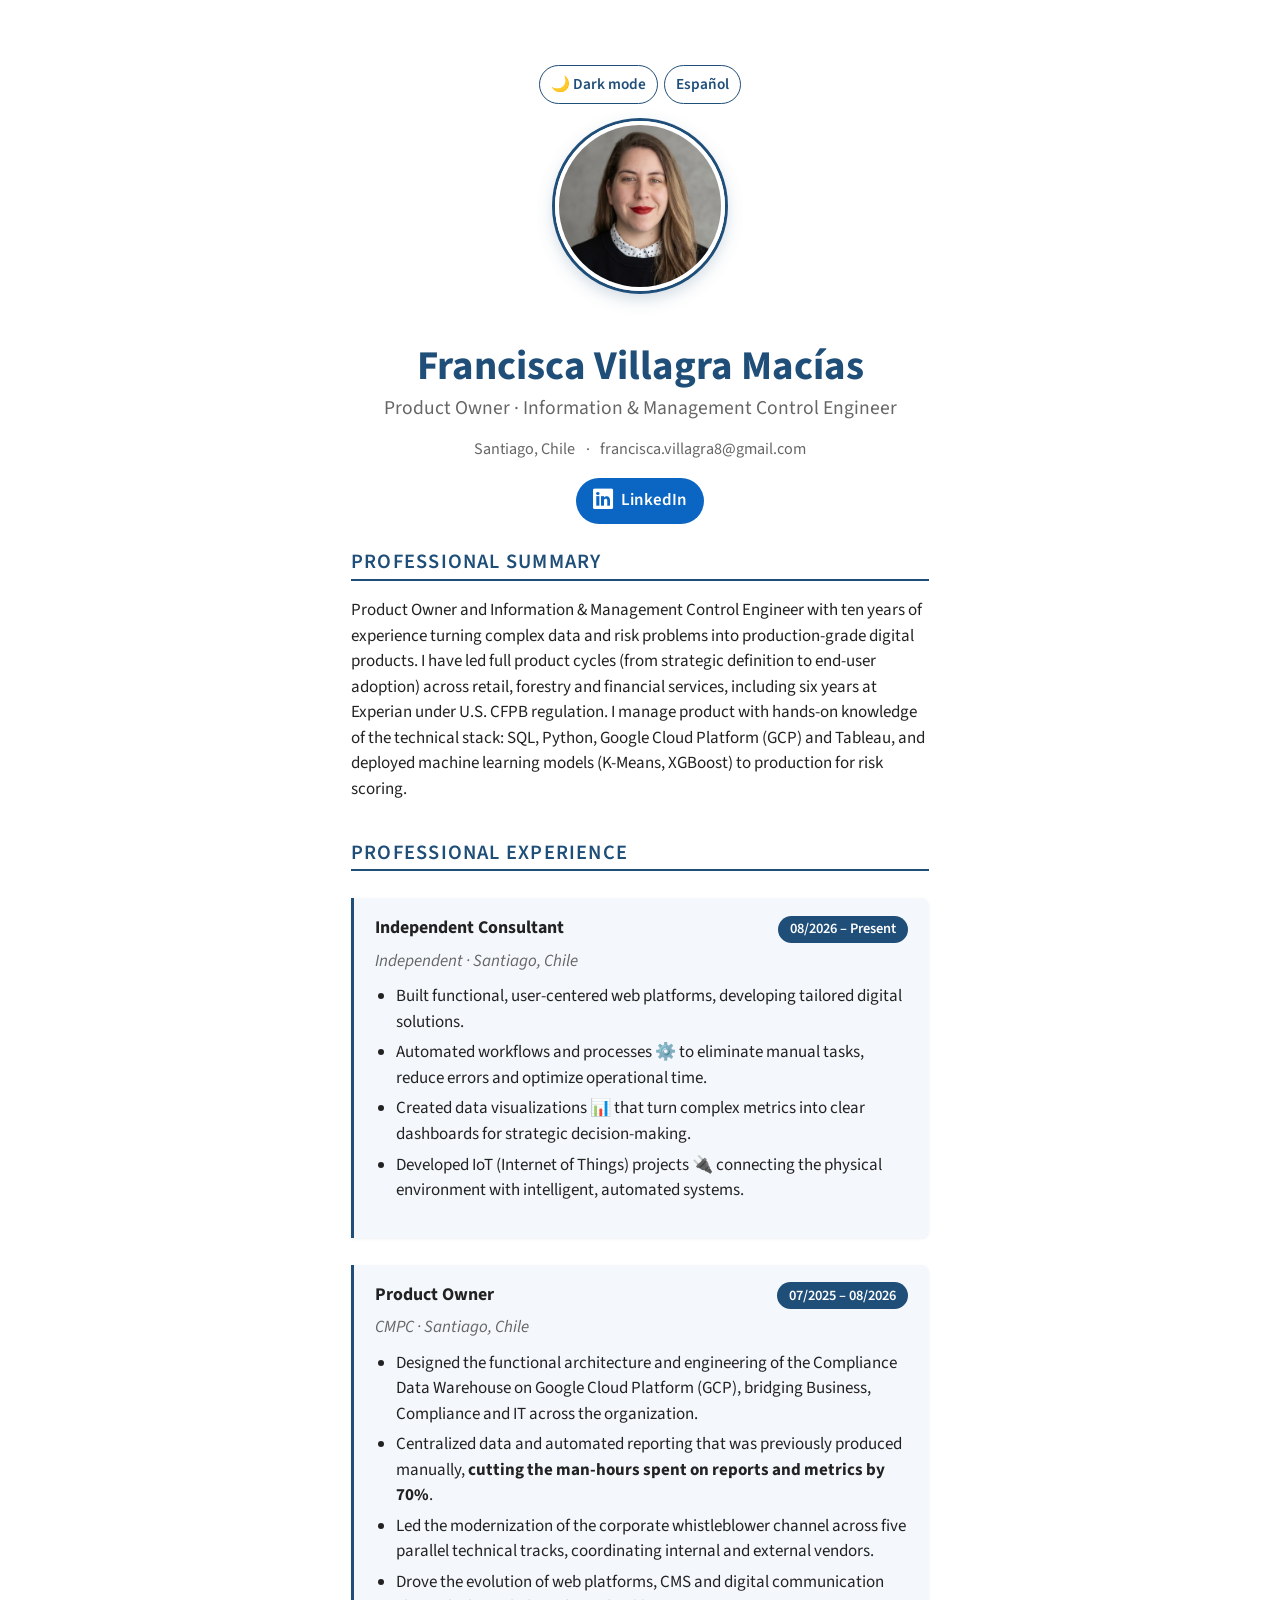
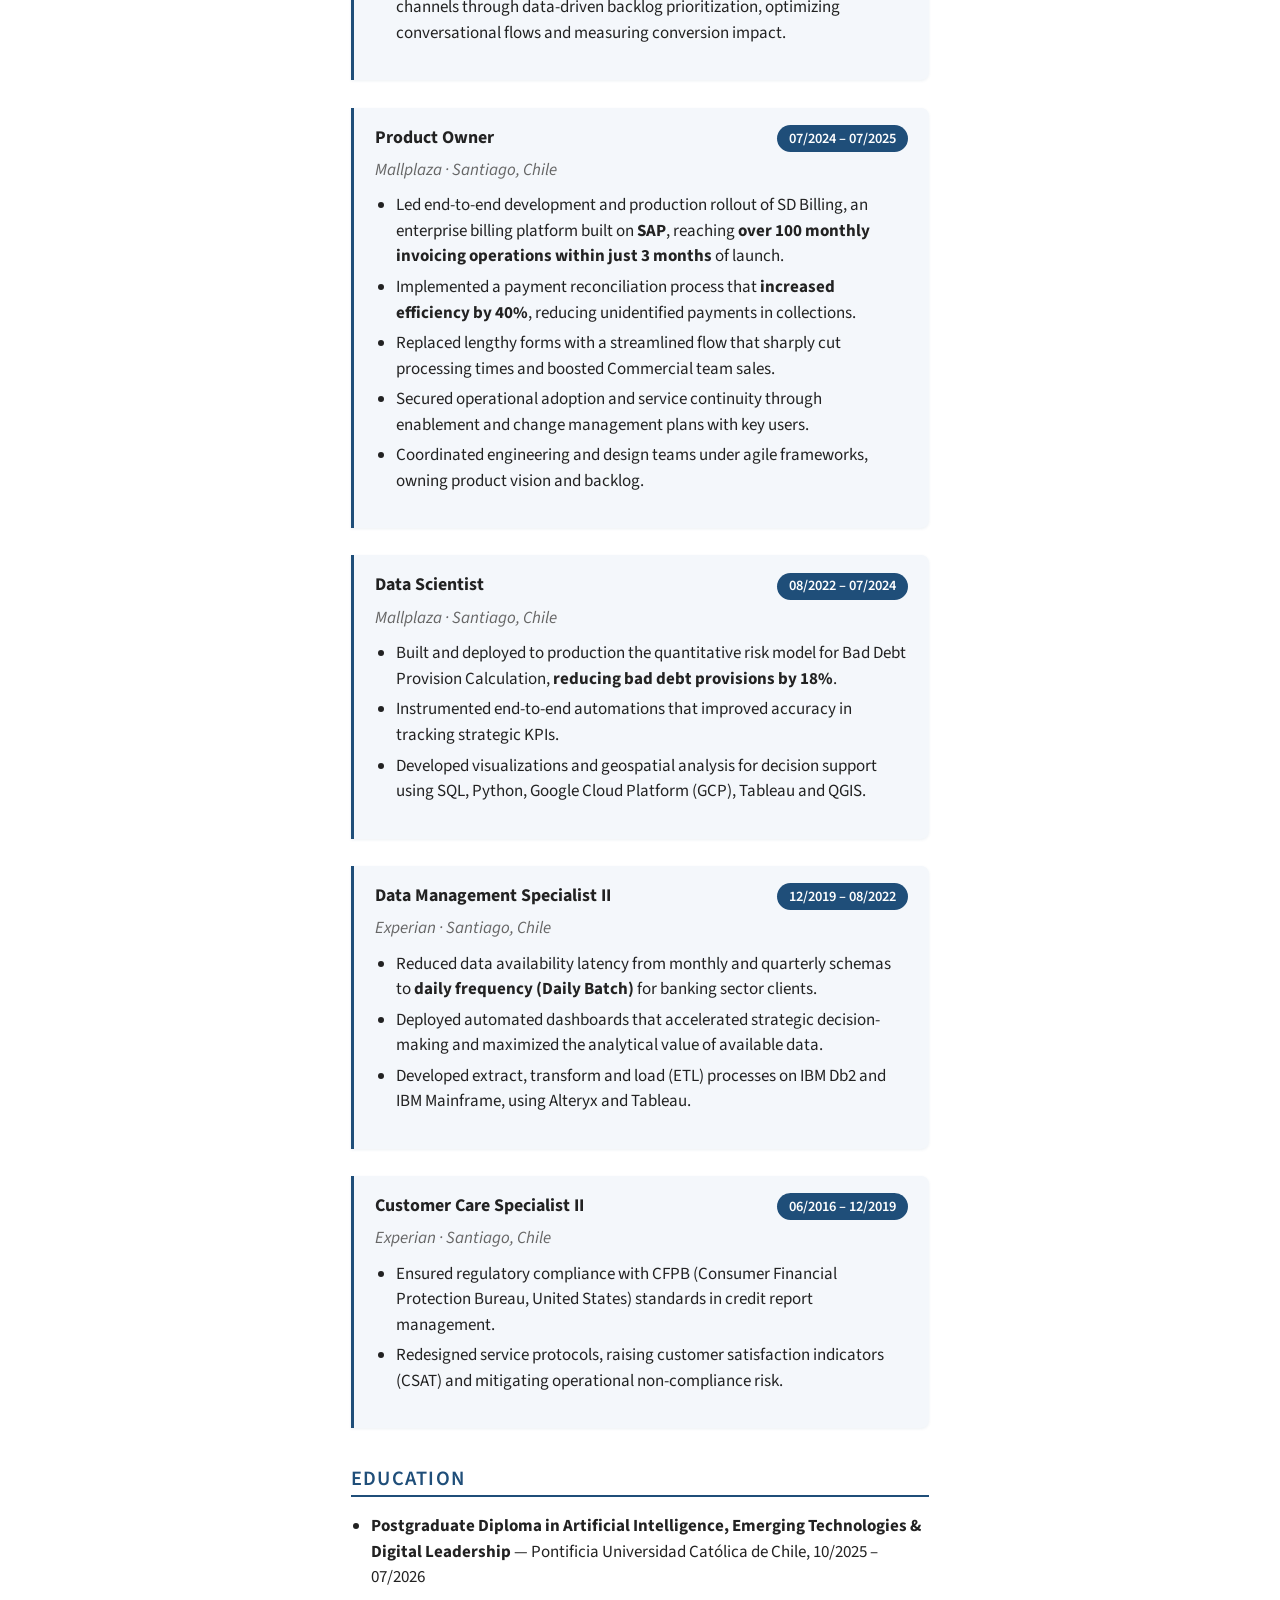
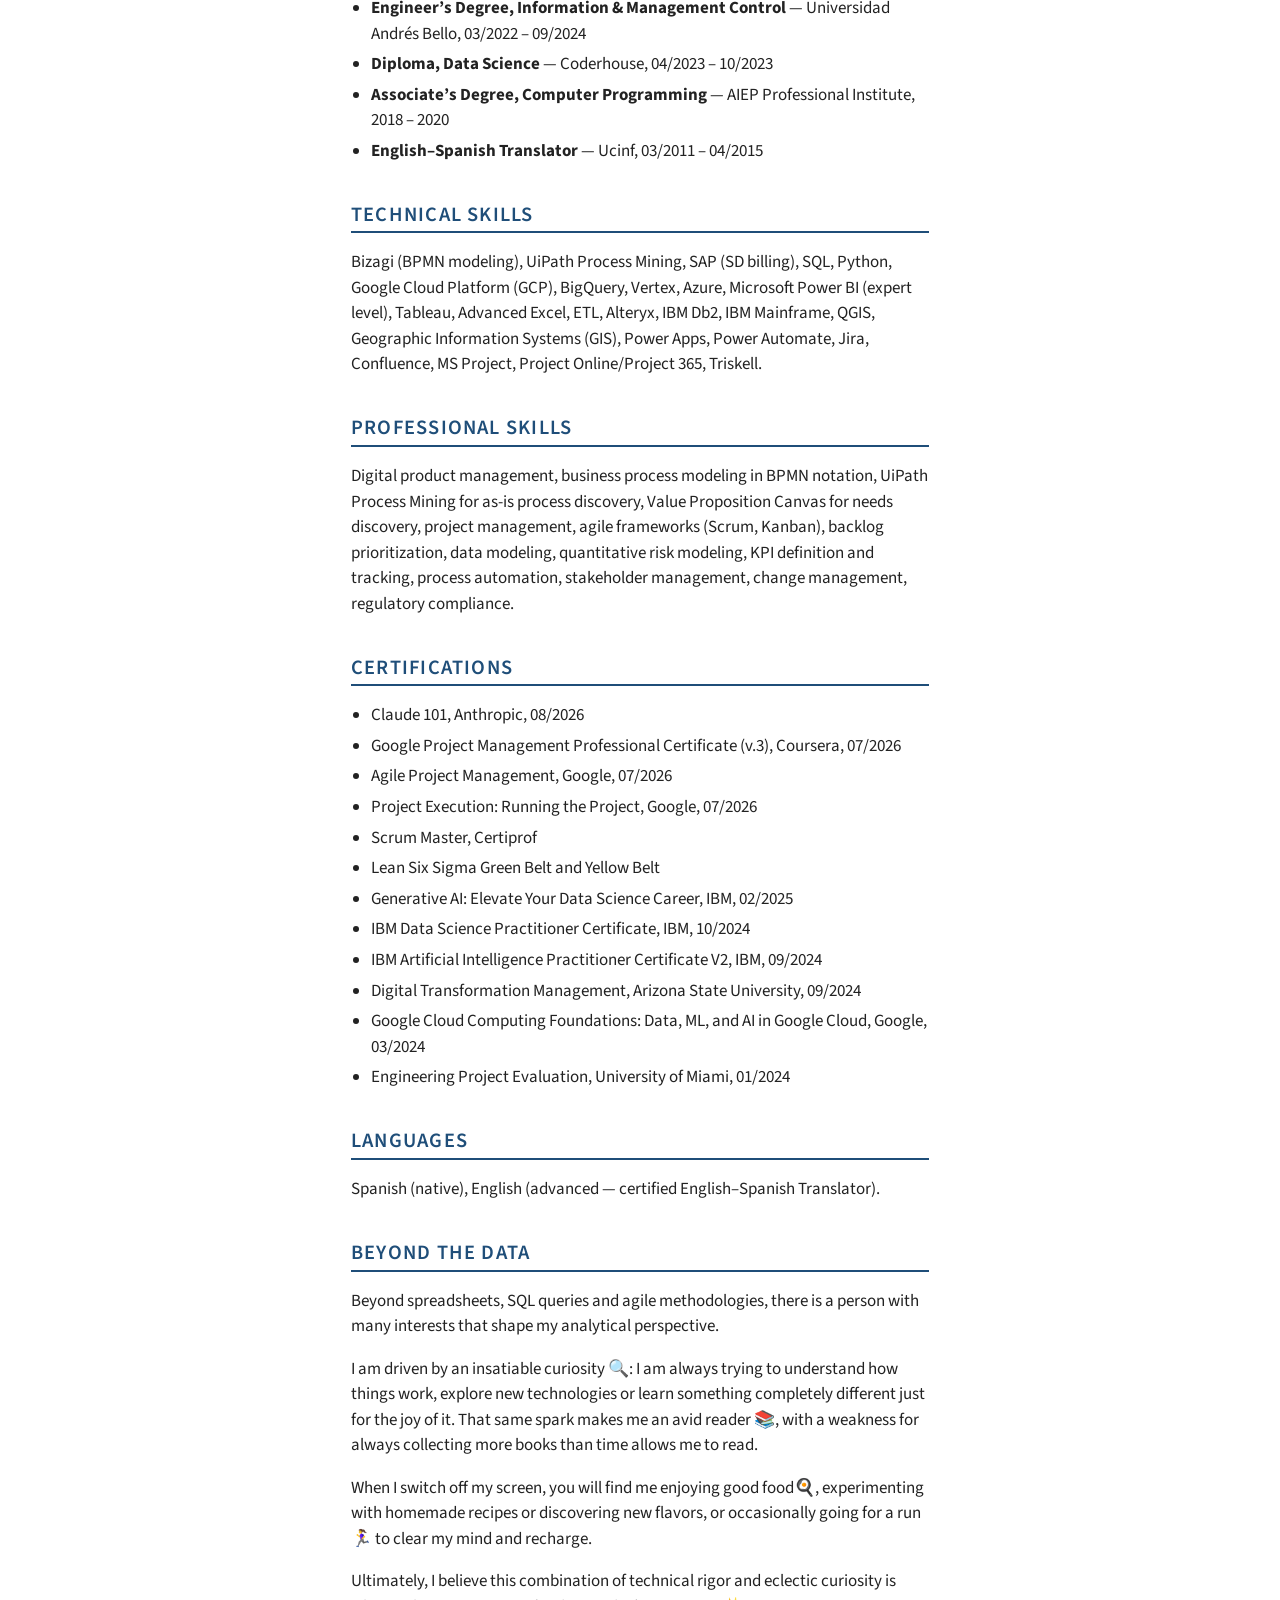
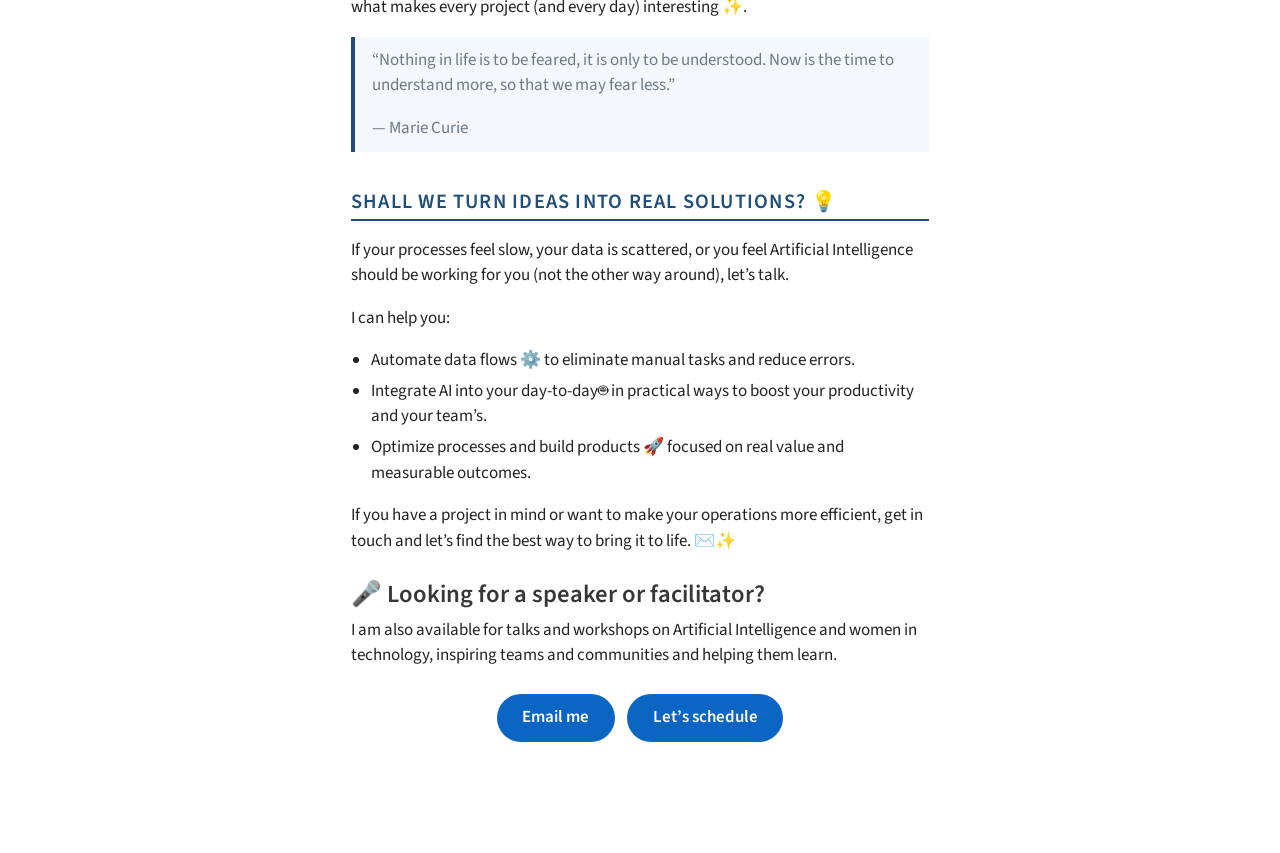
<file: docs/en/index.html>
<!DOCTYPE html>
<html xmlns="http://www.w3.org/1999/xhtml" lang="en" xml:lang="en"><head>

<meta charset="utf-8">
<meta name="generator" content="quarto-1.9.38">

<meta name="viewport" content="width=device-width, initial-scale=1.0, user-scalable=yes">

<link rel="icon" type="image/png" href="../favicon.png">

<title>Francisca Villagra Macías — CV – Francisca Villagra Macías</title>
<style>
/* Default styles provided by pandoc.
** See https://pandoc.org/MANUAL.html#variables-for-html for config info.
*/
code{white-space: pre-wrap;}
span.smallcaps{font-variant: small-caps;}
div.columns{display: flex; gap: min(4vw, 1.5em);}
div.column{flex: auto; overflow-x: auto;}
div.hanging-indent{margin-left: 1.5em; text-indent: -1.5em;}
ul.task-list{list-style: none;}
ul.task-list li input[type="checkbox"] {
  width: 0.8em;
  margin: 0 0.8em 0.2em -1em; /* quarto-specific, see https://github.com/quarto-dev/quarto-cli/issues/4556 */ 
  vertical-align: middle;
}
</style>


<script src="../site_libs/quarto-nav/quarto-nav.js"></script>
<script src="../site_libs/clipboard/clipboard.min.js"></script>
<script src="../site_libs/quarto-search/autocomplete.umd.js"></script>
<script src="../site_libs/quarto-search/fuse.min.js"></script>
<script src="../site_libs/quarto-search/quarto-search.js"></script>
<meta name="quarto:offset" content="../">
<script src="../site_libs/quarto-html/quarto.js" type="module"></script>
<script src="../site_libs/quarto-html/tabsets/tabsets.js" type="module"></script>
<script src="../site_libs/quarto-html/popper.min.js"></script>
<script src="../site_libs/quarto-html/tippy.umd.min.js"></script>
<script src="../site_libs/quarto-html/anchor.min.js"></script>
<link href="../site_libs/quarto-html/tippy.css" rel="stylesheet">
<link href="../site_libs/quarto-html/quarto-syntax-highlighting-15634bcf2e68342d4ad2dfa704d543f6.css" rel="stylesheet" id="quarto-text-highlighting-styles">
<script src="../site_libs/bootstrap/bootstrap.min.js"></script>
<link href="../site_libs/bootstrap/bootstrap-icons.css" rel="stylesheet">
<link href="../site_libs/bootstrap/bootstrap-158031087360bce0ff56dc785ce39e06.min.css" rel="stylesheet" append-hash="true" id="quarto-bootstrap" data-mode="light">
<script id="quarto-search-options" type="application/json">{
  "location": "sidebar",
  "copy-button": false,
  "collapse-after": 3,
  "panel-placement": "start",
  "type": "textbox",
  "limit": 50,
  "keyboard-shortcut": [
    "f",
    "/",
    "s"
  ],
  "show-item-context": false,
  "language": {
    "search-no-results-text": "No results",
    "search-matching-documents-text": "matching documents",
    "search-copy-link-title": "Copy link to search",
    "search-hide-matches-text": "Hide additional matches",
    "search-more-match-text": "more match in this document",
    "search-more-matches-text": "more matches in this document",
    "search-clear-button-title": "Clear",
    "search-text-placeholder": "",
    "search-detached-cancel-button-title": "Cancel",
    "search-submit-button-title": "Submit",
    "search-label": "Search"
  }
}</script>
<meta name="format-detection" content="date=no">
<script>
(function () {
  var key = "cv-theme";
  if (localStorage.getItem(key) === "dark") {
    document.documentElement.setAttribute("data-theme", "dark");
  }
  document.addEventListener("DOMContentLoaded", function () {
    var button = document.querySelector(".cv-theme-toggle");
    if (!button) return;
    var english = document.documentElement.lang === "en";
    function updateButton() {
      var dark = document.documentElement.getAttribute("data-theme") === "dark";
      button.setAttribute("aria-pressed", dark ? "true" : "false");
      button.textContent = dark
        ? (english ? "☀️ Light mode" : "☀️ Modo claro")
        : (english ? "🌙 Dark mode" : "🌙 Modo oscuro");
    }
    button.addEventListener("click", function () {
      var dark = document.documentElement.getAttribute("data-theme") !== "dark";
      if (dark) document.documentElement.setAttribute("data-theme", "dark");
      else document.documentElement.removeAttribute("data-theme");
      localStorage.setItem(key, dark ? "dark" : "light");
      updateButton();
    });
    updateButton();
  });
})();
</script>


<link rel="stylesheet" href="../styles-v5.css">
</head>

<body class="fullcontent quarto-light">

<div id="quarto-search-results"></div>
<!-- content -->
<div id="quarto-content" class="quarto-container page-columns page-rows-contents page-layout-article">
<!-- sidebar -->
<!-- margin-sidebar -->
    
<!-- main -->
<main class="content" id="quarto-document-content">

<header id="title-block-header" class="quarto-title-block default">
<div class="quarto-title">
<h1 class="title">Francisca Villagra Macías — CV</h1>
</div>



<div class="quarto-title-meta">

    
  
    
  </div>
  


</header>


<div class="cv-cabecera">
<div class="cv-controles">
<button class="cv-theme-toggle" type="button" aria-pressed="false">
🌙 Dark mode
</button>
<a class="cv-idioma" href="../" lang="es">Español</a>
</div>
<p><img class="cv-foto" src="../foto.png" alt="Photo of Francisca Villagra Macías"></p>
<h1>
Francisca Villagra Macías
</h1>
<div class="cv-titulo">
Product Owner · Information &amp; Management Control Engineer
</div>
<div class="cv-contacto">
<span>Santiago, Chile</span><span>francisca.villagra8@gmail.com</span>
</div>
<p><a class="cv-linkedin" href="https://www.linkedin.com/in/franciscavmacias" target="_blank" rel="noopener" aria-label="Francisca Villagra Macías on LinkedIn"><i class="bi bi-linkedin"></i> LinkedIn</a></p>
</div>
<section id="professional-summary" class="level2">
<h2 class="anchored" data-anchor-id="professional-summary">Professional Summary</h2>
<p>Product Owner and Information &amp; Management Control Engineer with ten years of experience turning complex data and risk problems into production-grade digital products. I have led full product cycles (from strategic definition to end-user adoption) across retail, forestry and financial services, including six years at Experian under U.S. CFPB regulation. I manage product with hands-on knowledge of the technical stack: SQL, Python, Google Cloud Platform (GCP) and Tableau, and deployed machine learning models (K-Means, XGBoost) to production for risk scoring.</p>
</section>
<section id="professional-experience" class="level2">
<h2 class="anchored" data-anchor-id="professional-experience">Professional Experience</h2>
<div class="cv-bloque visible">
<div class="cv-cargo">
<div class="cv-rol">
Independent Consultant
</div>
<div class="cv-periodo">
<span class="cv-fecha" role="text" aria-label="08/2026 – Present" data-fecha="08/2026 – Present"></span>
</div>
</div>
<div class="cv-empresa">
Independent · Santiago, Chile
</div>
<ul>
<li>
Built functional, user-centered web platforms, developing tailored digital solutions.
</li>
<li>
Automated workflows and processes ⚙️ to eliminate manual tasks, reduce errors and optimize operational time.
</li>
<li>
Created data visualizations 📊 that turn complex metrics into clear dashboards for strategic decision-making.
</li>
<li>
Developed IoT (Internet of Things) projects 🔌 connecting the physical environment with intelligent, automated systems.
</li>
</ul>
</div>
<div class="cv-bloque visible">
<div class="cv-cargo">
<div class="cv-rol">
Product Owner
</div>
<div class="cv-periodo">
<span class="cv-fecha" role="text" aria-label="07/2025 – 08/2026" data-fecha="07/2025 – 08/2026"></span>
</div>
</div>
<div class="cv-empresa">
CMPC · Santiago, Chile
</div>
<ul>
<li>
Designed the functional architecture and engineering of the Compliance Data Warehouse on Google Cloud Platform (GCP), bridging Business, Compliance and IT across the organization.
</li>
<li>
Centralized data and automated reporting that was previously produced manually, <strong>cutting the man-hours spent on reports and metrics by 70%</strong>.
</li>
<li>
Led the modernization of the corporate whistleblower channel across five parallel technical tracks, coordinating internal and external vendors.
</li>
<li>
Drove the evolution of web platforms, CMS and digital communication channels through data-driven backlog prioritization, optimizing conversational flows and measuring conversion impact.
</li>
</ul>
</div>
<div class="cv-bloque visible">
<div class="cv-cargo">
<div class="cv-rol">
Product Owner
</div>
<div class="cv-periodo">
<span class="cv-fecha" role="text" aria-label="07/2024 – 07/2025" data-fecha="07/2024 – 07/2025"></span>
</div>
</div>
<div class="cv-empresa">
Mallplaza · Santiago, Chile
</div>
<ul>
<li>
Led end-to-end development and production rollout of SD Billing, an enterprise billing platform built on <strong>SAP</strong>, reaching <strong>over 100 monthly invoicing operations within just 3 months</strong> of launch.
</li>
<li>
Implemented a payment reconciliation process that <strong>increased efficiency by 40%</strong>, reducing unidentified payments in collections.
</li>
<li>
Replaced lengthy forms with a streamlined flow that sharply cut processing times and boosted Commercial team sales.
</li>
<li>
Secured operational adoption and service continuity through enablement and change management plans with key users.
</li>
<li>
Coordinated engineering and design teams under agile frameworks, owning product vision and backlog.
</li>
</ul>
</div>
<div class="cv-bloque visible">
<div class="cv-cargo">
<div class="cv-rol">
Data Scientist
</div>
<div class="cv-periodo">
<span class="cv-fecha" role="text" aria-label="08/2022 – 07/2024" data-fecha="08/2022 – 07/2024"></span>
</div>
</div>
<div class="cv-empresa">
Mallplaza · Santiago, Chile
</div>
<ul>
<li>
Built and deployed to production the quantitative risk model for Bad Debt Provision Calculation, <strong>reducing bad debt provisions by 18%</strong>.
</li>
<li>
Instrumented end-to-end automations that improved accuracy in tracking strategic KPIs.
</li>
<li>
Developed visualizations and geospatial analysis for decision support using SQL, Python, Google Cloud Platform (GCP), Tableau and QGIS.
</li>
</ul>
</div>
<div class="cv-bloque visible">
<div class="cv-cargo">
<div class="cv-rol">
Data Management Specialist II
</div>
<div class="cv-periodo">
<span class="cv-fecha" role="text" aria-label="12/2019 – 08/2022" data-fecha="12/2019 – 08/2022"></span>
</div>
</div>
<div class="cv-empresa">
Experian · Santiago, Chile
</div>
<ul>
<li>
Reduced data availability latency from monthly and quarterly schemas to <strong>daily frequency (Daily Batch)</strong> for banking sector clients.
</li>
<li>
Deployed automated dashboards that accelerated strategic decision-making and maximized the analytical value of available data.
</li>
<li>
Developed extract, transform and load (ETL) processes on IBM Db2 and IBM Mainframe, using Alteryx and Tableau.
</li>
</ul>
</div>
<div class="cv-bloque visible">
<div class="cv-cargo">
<div class="cv-rol">
Customer Care Specialist II
</div>
<div class="cv-periodo">
<span class="cv-fecha" role="text" aria-label="06/2016 – 12/2019" data-fecha="06/2016 – 12/2019"></span>
</div>
</div>
<div class="cv-empresa">
Experian · Santiago, Chile
</div>
<ul>
<li>
Ensured regulatory compliance with CFPB (Consumer Financial Protection Bureau, United States) standards in credit report management.
</li>
<li>
Redesigned service protocols, raising customer satisfaction indicators (CSAT) and mitigating operational non-compliance risk.
</li>
</ul>
</div>
</section>
<section id="education" class="level2">
<h2 class="anchored" data-anchor-id="education">Education</h2>
<ul>
<li><strong>Postgraduate Diploma in Artificial Intelligence, Emerging Technologies &amp; Digital Leadership</strong> — Pontificia Universidad Católica de Chile, <span class="cv-fecha" role="text" aria-label="10/2025" data-fecha="10/2025"></span> – <span class="cv-fecha" role="text" aria-label="07/2026" data-fecha="07/2026"></span></li>
<li><strong>Engineer’s Degree, Information &amp; Management Control</strong> — Universidad Andrés Bello, <span class="cv-fecha" role="text" aria-label="03/2022" data-fecha="03/2022"></span> – <span class="cv-fecha" role="text" aria-label="09/2024" data-fecha="09/2024"></span></li>
<li><strong>Diploma, Data Science</strong> — Coderhouse, <span class="cv-fecha" role="text" aria-label="04/2023" data-fecha="04/2023"></span> – <span class="cv-fecha" role="text" aria-label="10/2023" data-fecha="10/2023"></span></li>
<li><strong>Associate’s Degree, Computer Programming</strong> — AIEP Professional Institute, 2018 – 2020</li>
<li><strong>English–Spanish Translator</strong> — Ucinf, <span class="cv-fecha" role="text" aria-label="03/2011" data-fecha="03/2011"></span> – <span class="cv-fecha" role="text" aria-label="04/2015" data-fecha="04/2015"></span></li>
</ul>
</section>
<section id="technical-skills" class="level2">
<h2 class="anchored" data-anchor-id="technical-skills">Technical Skills</h2>
<p>Bizagi (BPMN modeling), UiPath Process Mining, SAP (SD billing), SQL, Python, Google Cloud Platform (GCP), BigQuery, Vertex, Azure, Microsoft Power BI (expert level), Tableau, Advanced Excel, ETL, Alteryx, IBM Db2, IBM Mainframe, QGIS, Geographic Information Systems (GIS), Power Apps, Power Automate, Jira, Confluence, MS Project, Project Online/Project 365, Triskell.</p>
</section>
<section id="professional-skills" class="level2">
<h2 class="anchored" data-anchor-id="professional-skills">Professional Skills</h2>
<p>Digital product management, business process modeling in BPMN notation, UiPath Process Mining for as-is process discovery, Value Proposition Canvas for needs discovery, project management, agile frameworks (Scrum, Kanban), backlog prioritization, data modeling, quantitative risk modeling, KPI definition and tracking, process automation, stakeholder management, change management, regulatory compliance.</p>
</section>
<section id="certifications" class="level2">
<h2 class="anchored" data-anchor-id="certifications">Certifications</h2>
<ul>
<li>Claude 101, Anthropic, <span class="cv-fecha" role="text" aria-label="08/2026" data-fecha="08/2026"></span></li>
<li>Google Project Management Professional Certificate (v.3), Coursera, <span class="cv-fecha" role="text" aria-label="07/2026" data-fecha="07/2026"></span></li>
<li>Agile Project Management, Google, <span class="cv-fecha" role="text" aria-label="07/2026" data-fecha="07/2026"></span></li>
<li>Project Execution: Running the Project, Google, <span class="cv-fecha" role="text" aria-label="07/2026" data-fecha="07/2026"></span></li>
<li>Scrum Master, Certiprof</li>
<li>Lean Six Sigma Green Belt and Yellow Belt</li>
<li>Generative AI: Elevate Your Data Science Career, IBM, <span class="cv-fecha" role="text" aria-label="02/2025" data-fecha="02/2025"></span></li>
<li>IBM Data Science Practitioner Certificate, IBM, <span class="cv-fecha" role="text" aria-label="10/2024" data-fecha="10/2024"></span></li>
<li>IBM Artificial Intelligence Practitioner Certificate V2, IBM, <span class="cv-fecha" role="text" aria-label="09/2024" data-fecha="09/2024"></span></li>
<li>Digital Transformation Management, Arizona State University, <span class="cv-fecha" role="text" aria-label="09/2024" data-fecha="09/2024"></span></li>
<li>Google Cloud Computing Foundations: Data, ML, and AI in Google Cloud, Google, <span class="cv-fecha" role="text" aria-label="03/2024" data-fecha="03/2024"></span></li>
<li>Engineering Project Evaluation, University of Miami, <span class="cv-fecha" role="text" aria-label="01/2024" data-fecha="01/2024"></span></li>
</ul>
</section>
<section id="languages" class="level2">
<h2 class="anchored" data-anchor-id="languages">Languages</h2>
<p>Spanish (native), English (advanced — certified English–Spanish Translator).</p>
</section>
<section id="beyond-the-data" class="level2">
<h2 class="anchored" data-anchor-id="beyond-the-data">Beyond the Data</h2>
<p>Beyond spreadsheets, SQL queries and agile methodologies, there is a person with many interests that shape my analytical perspective.</p>
<p>I am driven by an insatiable curiosity 🔍: I am always trying to understand how things work, explore new technologies or learn something completely different just for the joy of it. That same spark makes me an avid reader 📚, with a weakness for always collecting more books than time allows me to read.</p>
<p>When I switch off my screen, you will find me enjoying good food🍳, experimenting with homemade recipes or discovering new flavors, or occasionally going for a run🏃‍♀️ to clear my mind and recharge.</p>
<p>Ultimately, I believe this combination of technical rigor and eclectic curiosity is what makes every project (and every day) interesting ✨.</p>
<blockquote class="blockquote">
<p>“Nothing in life is to be feared, it is only to be understood. Now is the time to understand more, so that we may fear less.”</p>
<p>— Marie Curie</p>
</blockquote>
</section>
<section id="shall-we-turn-ideas-into-real-solutions" class="level2">
<h2 class="anchored" data-anchor-id="shall-we-turn-ideas-into-real-solutions">Shall we turn ideas into real solutions? 💡</h2>
<p>If your processes feel slow, your data is scattered, or you feel Artificial Intelligence should be working for you (not the other way around), let’s talk.</p>
<p>I can help you:</p>
<ul>
<li>Automate data flows ⚙️ to eliminate manual tasks and reduce errors.</li>
<li>Integrate AI into your day-to-day🤖 in practical ways to boost your productivity and your team’s.</li>
<li>Optimize processes and build products 🚀 focused on real value and measurable outcomes.</li>
</ul>
<p>If you have a project in mind or want to make your operations more efficient, get in touch and let’s find the best way to bring it to life. ✉️✨</p>
<section id="looking-for-a-speaker-or-facilitator" class="level3">
<h3 class="anchored" data-anchor-id="looking-for-a-speaker-or-facilitator">🎤 Looking for a speaker or facilitator?</h3>
<p>I am also available for talks and workshops on Artificial Intelligence and women in technology, inspiring teams and communities and helping them learn.</p>
<div class="cv-email-contenedor">
<a class="cv-email" href="mailto:francisca.villagra8@gmail.com?subject=Let%27s%20talk%20about%20a%20project">Email me</a><a class="cv-email" href="mailto:francisca.villagra8@gmail.com?subject=Let%27s%20schedule&amp;body=Hi%20Francisca%2C%0A%0ALet%27s%20schedule%20a%20meeting.">Let’s schedule</a>
</div>


</section>
</section>

</main> <!-- /main -->
<script id="quarto-html-after-body" type="application/javascript">
  window.document.addEventListener("DOMContentLoaded", function (event) {
    const icon = "";
    const anchorJS = new window.AnchorJS();
    anchorJS.options = {
      placement: 'right',
      icon: icon
    };
    anchorJS.add('.anchored');
    const isCodeAnnotation = (el) => {
      for (const clz of el.classList) {
        if (clz.startsWith('code-annotation-')) {                     
          return true;
        }
      }
      return false;
    }
    const onCopySuccess = function(e) {
      // button target
      const button = e.trigger;
      // don't keep focus
      button.blur();
      // flash "checked"
      button.classList.add('code-copy-button-checked');
      var currentTitle = button.getAttribute("title");
      button.setAttribute("title", "Copied!");
      let tooltip;
      if (window.bootstrap) {
        button.setAttribute("data-bs-toggle", "tooltip");
        button.setAttribute("data-bs-placement", "left");
        button.setAttribute("data-bs-title", "Copied!");
        tooltip = new bootstrap.Tooltip(button, 
          { trigger: "manual", 
            customClass: "code-copy-button-tooltip",
            offset: [0, -8]});
        tooltip.show();    
      }
      setTimeout(function() {
        if (tooltip) {
          tooltip.hide();
          button.removeAttribute("data-bs-title");
          button.removeAttribute("data-bs-toggle");
          button.removeAttribute("data-bs-placement");
        }
        button.setAttribute("title", currentTitle);
        button.classList.remove('code-copy-button-checked');
      }, 1000);
      // clear code selection
      e.clearSelection();
    }
    const getTextToCopy = function(trigger) {
      const outerScaffold = trigger.parentElement.cloneNode(true);
      const codeEl = outerScaffold.querySelector('code');
      for (const childEl of codeEl.children) {
        if (isCodeAnnotation(childEl)) {
          childEl.remove();
        }
      }
      return codeEl.innerText;
    }
    const clipboard = new window.ClipboardJS('.code-copy-button:not([data-in-quarto-modal])', {
      text: getTextToCopy
    });
    clipboard.on('success', onCopySuccess);
    if (window.document.getElementById('quarto-embedded-source-code-modal')) {
      const clipboardModal = new window.ClipboardJS('.code-copy-button[data-in-quarto-modal]', {
        text: getTextToCopy,
        container: window.document.getElementById('quarto-embedded-source-code-modal')
      });
      clipboardModal.on('success', onCopySuccess);
    }
      var localhostRegex = new RegExp(/^(?:http|https):\/\/localhost\:?[0-9]*\//);
      var mailtoRegex = new RegExp(/^mailto:/);
        var filterRegex = new RegExp('/' + window.location.host + '/');
      var isInternal = (href) => {
          return filterRegex.test(href) || localhostRegex.test(href) || mailtoRegex.test(href);
      }
      // Inspect non-navigation links and adorn them if external
     var links = window.document.querySelectorAll('a[href]:not(.nav-link):not(.navbar-brand):not(.toc-action):not(.sidebar-link):not(.sidebar-item-toggle):not(.pagination-link):not(.no-external):not([aria-hidden]):not(.dropdown-item):not(.quarto-navigation-tool):not(.about-link)');
      for (var i=0; i<links.length; i++) {
        const link = links[i];
        if (!isInternal(link.href)) {
          // undo the damage that might have been done by quarto-nav.js in the case of
          // links that we want to consider external
          if (link.dataset.originalHref !== undefined) {
            link.href = link.dataset.originalHref;
          }
        }
      }
    function tippyHover(el, contentFn, onTriggerFn, onUntriggerFn) {
      const config = {
        allowHTML: true,
        maxWidth: 500,
        delay: 100,
        arrow: false,
        appendTo: function(el) {
            return el.parentElement;
        },
        interactive: true,
        interactiveBorder: 10,
        theme: 'quarto',
        placement: 'bottom-start',
      };
      if (contentFn) {
        config.content = contentFn;
      }
      if (onTriggerFn) {
        config.onTrigger = onTriggerFn;
      }
      if (onUntriggerFn) {
        config.onUntrigger = onUntriggerFn;
      }
      window.tippy(el, config); 
    }
    const noterefs = window.document.querySelectorAll('a[role="doc-noteref"]');
    for (var i=0; i<noterefs.length; i++) {
      const ref = noterefs[i];
      tippyHover(ref, function() {
        // use id or data attribute instead here
        let href = ref.getAttribute('data-footnote-href') || ref.getAttribute('href');
        try { href = new URL(href).hash; } catch {}
        const id = href.replace(/^#\/?/, "");
        const note = window.document.getElementById(id);
        if (note) {
          return note.innerHTML;
        } else {
          return "";
        }
      });
    }
    const xrefs = window.document.querySelectorAll('a.quarto-xref');
    const processXRef = (id, note) => {
      // Strip column container classes
      const stripColumnClz = (el) => {
        el.classList.remove("page-full", "page-columns");
        if (el.children) {
          for (const child of el.children) {
            stripColumnClz(child);
          }
        }
      }
      stripColumnClz(note)
      if (id === null || id.startsWith('sec-')) {
        // Special case sections, only their first couple elements
        const container = document.createElement("div");
        if (note.children && note.children.length > 2) {
          container.appendChild(note.children[0].cloneNode(true));
          for (let i = 1; i < note.children.length; i++) {
            const child = note.children[i];
            if (child.tagName === "P" && child.innerText === "") {
              continue;
            } else {
              container.appendChild(child.cloneNode(true));
              break;
            }
          }
          if (window.Quarto?.typesetMath) {
            window.Quarto.typesetMath(container);
          }
          return container.innerHTML
        } else {
          if (window.Quarto?.typesetMath) {
            window.Quarto.typesetMath(note);
          }
          return note.innerHTML;
        }
      } else {
        // Remove any anchor links if they are present
        const anchorLink = note.querySelector('a.anchorjs-link');
        if (anchorLink) {
          anchorLink.remove();
        }
        if (window.Quarto?.typesetMath) {
          window.Quarto.typesetMath(note);
        }
        if (note.classList.contains("callout")) {
          return note.outerHTML;
        } else {
          return note.innerHTML;
        }
      }
    }
    for (var i=0; i<xrefs.length; i++) {
      const xref = xrefs[i];
      tippyHover(xref, undefined, function(instance) {
        instance.disable();
        let url = xref.getAttribute('href');
        let hash = undefined; 
        if (url.startsWith('#')) {
          hash = url;
        } else {
          try { hash = new URL(url).hash; } catch {}
        }
        if (hash) {
          const id = hash.replace(/^#\/?/, "");
          const note = window.document.getElementById(id);
          if (note !== null) {
            try {
              const html = processXRef(id, note.cloneNode(true));
              instance.setContent(html);
            } finally {
              instance.enable();
              instance.show();
            }
          } else {
            // See if we can fetch this
            fetch(url.split('#')[0])
            .then(res => res.text())
            .then(html => {
              const parser = new DOMParser();
              const htmlDoc = parser.parseFromString(html, "text/html");
              const note = htmlDoc.getElementById(id);
              if (note !== null) {
                const html = processXRef(id, note);
                instance.setContent(html);
              } 
            }).finally(() => {
              instance.enable();
              instance.show();
            });
          }
        } else {
          // See if we can fetch a full url (with no hash to target)
          // This is a special case and we should probably do some content thinning / targeting
          fetch(url)
          .then(res => res.text())
          .then(html => {
            const parser = new DOMParser();
            const htmlDoc = parser.parseFromString(html, "text/html");
            const note = htmlDoc.querySelector('main.content');
            if (note !== null) {
              // This should only happen for chapter cross references
              // (since there is no id in the URL)
              // remove the first header
              if (note.children.length > 0 && note.children[0].tagName === "HEADER") {
                note.children[0].remove();
              }
              const html = processXRef(null, note);
              instance.setContent(html);
            } 
          }).finally(() => {
            instance.enable();
            instance.show();
          });
        }
      }, function(instance) {
      });
    }
        let selectedAnnoteEl;
        const selectorForAnnotation = ( cell, annotation) => {
          let cellAttr = 'data-code-cell="' + cell + '"';
          let lineAttr = 'data-code-annotation="' +  annotation + '"';
          const selector = 'span[' + cellAttr + '][' + lineAttr + ']';
          return selector;
        }
        const selectCodeLines = (annoteEl) => {
          const doc = window.document;
          const targetCell = annoteEl.getAttribute("data-target-cell");
          const targetAnnotation = annoteEl.getAttribute("data-target-annotation");
          const annoteSpan = window.document.querySelector(selectorForAnnotation(targetCell, targetAnnotation));
          const lines = annoteSpan.getAttribute("data-code-lines").split(",");
          const lineIds = lines.map((line) => {
            return targetCell + "-" + line;
          })
          let top = null;
          let height = null;
          let parent = null;
          if (lineIds.length > 0) {
              //compute the position of the single el (top and bottom and make a div)
              const el = window.document.getElementById(lineIds[0]);
              top = el.offsetTop;
              height = el.offsetHeight;
              parent = el.parentElement.parentElement;
            if (lineIds.length > 1) {
              const lastEl = window.document.getElementById(lineIds[lineIds.length - 1]);
              const bottom = lastEl.offsetTop + lastEl.offsetHeight;
              height = bottom - top;
            }
            if (top !== null && height !== null && parent !== null) {
              // cook up a div (if necessary) and position it 
              let div = window.document.getElementById("code-annotation-line-highlight");
              if (div === null) {
                div = window.document.createElement("div");
                div.setAttribute("id", "code-annotation-line-highlight");
                div.style.position = 'absolute';
                parent.appendChild(div);
              }
              div.style.top = top - 2 + "px";
              div.style.height = height + 4 + "px";
              div.style.left = 0;
              let gutterDiv = window.document.getElementById("code-annotation-line-highlight-gutter");
              if (gutterDiv === null) {
                gutterDiv = window.document.createElement("div");
                gutterDiv.setAttribute("id", "code-annotation-line-highlight-gutter");
                gutterDiv.style.position = 'absolute';
                const codeCell = window.document.getElementById(targetCell);
                const gutter = codeCell.querySelector('.code-annotation-gutter');
                gutter.appendChild(gutterDiv);
              }
              gutterDiv.style.top = top - 2 + "px";
              gutterDiv.style.height = height + 4 + "px";
            }
            selectedAnnoteEl = annoteEl;
          }
        };
        const unselectCodeLines = () => {
          const elementsIds = ["code-annotation-line-highlight", "code-annotation-line-highlight-gutter"];
          elementsIds.forEach((elId) => {
            const div = window.document.getElementById(elId);
            if (div) {
              div.remove();
            }
          });
          selectedAnnoteEl = undefined;
        };
          // Handle positioning of the toggle
      window.addEventListener(
        "resize",
        throttle(() => {
          elRect = undefined;
          if (selectedAnnoteEl) {
            selectCodeLines(selectedAnnoteEl);
          }
        }, 10)
      );
      function throttle(fn, ms) {
      let throttle = false;
      let timer;
        return (...args) => {
          if(!throttle) { // first call gets through
              fn.apply(this, args);
              throttle = true;
          } else { // all the others get throttled
              if(timer) clearTimeout(timer); // cancel #2
              timer = setTimeout(() => {
                fn.apply(this, args);
                timer = throttle = false;
              }, ms);
          }
        };
      }
        // Attach click handler to the DT
        const annoteDls = window.document.querySelectorAll('dt[data-target-cell]');
        for (const annoteDlNode of annoteDls) {
          annoteDlNode.addEventListener('click', (event) => {
            const clickedEl = event.target;
            if (clickedEl !== selectedAnnoteEl) {
              unselectCodeLines();
              const activeEl = window.document.querySelector('dt[data-target-cell].code-annotation-active');
              if (activeEl) {
                activeEl.classList.remove('code-annotation-active');
              }
              selectCodeLines(clickedEl);
              clickedEl.classList.add('code-annotation-active');
            } else {
              // Unselect the line
              unselectCodeLines();
              clickedEl.classList.remove('code-annotation-active');
            }
          });
        }
    const findCites = (el) => {
      const parentEl = el.parentElement;
      if (parentEl) {
        const cites = parentEl.dataset.cites;
        if (cites) {
          return {
            el,
            cites: cites.split(' ')
          };
        } else {
          return findCites(el.parentElement)
        }
      } else {
        return undefined;
      }
    };
    var bibliorefs = window.document.querySelectorAll('a[role="doc-biblioref"]');
    for (var i=0; i<bibliorefs.length; i++) {
      const ref = bibliorefs[i];
      const citeInfo = findCites(ref);
      if (citeInfo) {
        tippyHover(citeInfo.el, function() {
          var popup = window.document.createElement('div');
          citeInfo.cites.forEach(function(cite) {
            var citeDiv = window.document.createElement('div');
            citeDiv.classList.add('hanging-indent');
            citeDiv.classList.add('csl-entry');
            var biblioDiv = window.document.getElementById('ref-' + cite);
            if (biblioDiv) {
              citeDiv.innerHTML = biblioDiv.innerHTML;
            }
            popup.appendChild(citeDiv);
          });
          return popup.innerHTML;
        });
      }
    }
  });
  </script>
</div> <!-- /content -->




</body></html>
</file>
<file: docs/site_libs/quarto-html/tippy.css>
.tippy-box[data-animation=fade][data-state=hidden]{opacity:0}[data-tippy-root]{max-width:calc(100vw - 10px)}.tippy-box{position:relative;background-color:#333;color:#fff;border-radius:4px;font-size:14px;line-height:1.4;white-space:normal;outline:0;transition-property:transform,visibility,opacity}.tippy-box[data-placement^=top]>.tippy-arrow{bottom:0}.tippy-box[data-placement^=top]>.tippy-arrow:before{bottom:-7px;left:0;border-width:8px 8px 0;border-top-color:initial;transform-origin:center top}.tippy-box[data-placement^=bottom]>.tippy-arrow{top:0}.tippy-box[data-placement^=bottom]>.tippy-arrow:before{top:-7px;left:0;border-width:0 8px 8px;border-bottom-color:initial;transform-origin:center bottom}.tippy-box[data-placement^=left]>.tippy-arrow{right:0}.tippy-box[data-placement^=left]>.tippy-arrow:before{border-width:8px 0 8px 8px;border-left-color:initial;right:-7px;transform-origin:center left}.tippy-box[data-placement^=right]>.tippy-arrow{left:0}.tippy-box[data-placement^=right]>.tippy-arrow:before{left:-7px;border-width:8px 8px 8px 0;border-right-color:initial;transform-origin:center right}.tippy-box[data-inertia][data-state=visible]{transition-timing-function:cubic-bezier(.54,1.5,.38,1.11)}.tippy-arrow{width:16px;height:16px;color:#333}.tippy-arrow:before{content:"";position:absolute;border-color:transparent;border-style:solid}.tippy-content{position:relative;padding:5px 9px;z-index:1}
</file>
<file: docs/site_libs/quarto-html/quarto-syntax-highlighting-15634bcf2e68342d4ad2dfa704d543f6.css>
/* quarto syntax highlight colors */
:root {
  --quarto-hl-ot-color: #003B4F;
  --quarto-hl-at-color: #657422;
  --quarto-hl-ss-color: #20794D;
  --quarto-hl-an-color: #5E5E5E;
  --quarto-hl-fu-color: #4758AB;
  --quarto-hl-st-color: #20794D;
  --quarto-hl-cf-color: #003B4F;
  --quarto-hl-op-color: #5E5E5E;
  --quarto-hl-er-color: #AD0000;
  --quarto-hl-bn-color: #AD0000;
  --quarto-hl-al-color: #AD0000;
  --quarto-hl-va-color: #111111;
  --quarto-hl-bu-color: inherit;
  --quarto-hl-ex-color: inherit;
  --quarto-hl-pp-color: #AD0000;
  --quarto-hl-in-color: #5E5E5E;
  --quarto-hl-vs-color: #20794D;
  --quarto-hl-wa-color: #5E5E5E;
  --quarto-hl-do-color: #5E5E5E;
  --quarto-hl-im-color: #00769E;
  --quarto-hl-ch-color: #20794D;
  --quarto-hl-dt-color: #AD0000;
  --quarto-hl-fl-color: #AD0000;
  --quarto-hl-co-color: #5E5E5E;
  --quarto-hl-cv-color: #5E5E5E;
  --quarto-hl-cn-color: #8f5902;
  --quarto-hl-sc-color: #5E5E5E;
  --quarto-hl-dv-color: #AD0000;
  --quarto-hl-kw-color: #003B4F;
}

/* other quarto variables */
:root {
  --quarto-font-monospace: SFMono-Regular, Menlo, Monaco, Consolas, "Liberation Mono", "Courier New", monospace;
}

/* syntax highlight based on Pandoc's rules */
pre > code.sourceCode > span {
  color: #003B4F;
}

code.sourceCode > span {
  color: #003B4F;
}

div.sourceCode,
div.sourceCode pre.sourceCode {
  color: #003B4F;
}

/* Normal */
code span {
  color: #003B4F;
}

/* Alert */
code span.al {
  color: #AD0000;
  font-style: inherit;
}

/* Annotation */
code span.an {
  color: #5E5E5E;
  font-style: inherit;
}

/* Attribute */
code span.at {
  color: #657422;
  font-style: inherit;
}

/* BaseN */
code span.bn {
  color: #AD0000;
  font-style: inherit;
}

/* BuiltIn */
code span.bu {
  font-style: inherit;
}

/* ControlFlow */
code span.cf {
  color: #003B4F;
  font-weight: bold;
  font-style: inherit;
}

/* Char */
code span.ch {
  color: #20794D;
  font-style: inherit;
}

/* Constant */
code span.cn {
  color: #8f5902;
  font-style: inherit;
}

/* Comment */
code span.co {
  color: #5E5E5E;
  font-style: inherit;
}

/* CommentVar */
code span.cv {
  color: #5E5E5E;
  font-style: italic;
}

/* Documentation */
code span.do {
  color: #5E5E5E;
  font-style: italic;
}

/* DataType */
code span.dt {
  color: #AD0000;
  font-style: inherit;
}

/* DecVal */
code span.dv {
  color: #AD0000;
  font-style: inherit;
}

/* Error */
code span.er {
  color: #AD0000;
  font-style: inherit;
}

/* Extension */
code span.ex {
  font-style: inherit;
}

/* Float */
code span.fl {
  color: #AD0000;
  font-style: inherit;
}

/* Function */
code span.fu {
  color: #4758AB;
  font-style: inherit;
}

/* Import */
code span.im {
  color: #00769E;
  font-style: inherit;
}

/* Information */
code span.in {
  color: #5E5E5E;
  font-style: inherit;
}

/* Keyword */
code span.kw {
  color: #003B4F;
  font-weight: bold;
  font-style: inherit;
}

/* Operator */
code span.op {
  color: #5E5E5E;
  font-style: inherit;
}

/* Other */
code span.ot {
  color: #003B4F;
  font-style: inherit;
}

/* Preprocessor */
code span.pp {
  color: #AD0000;
  font-style: inherit;
}

/* SpecialChar */
code span.sc {
  color: #5E5E5E;
  font-style: inherit;
}

/* SpecialString */
code span.ss {
  color: #20794D;
  font-style: inherit;
}

/* String */
code span.st {
  color: #20794D;
  font-style: inherit;
}

/* Variable */
code span.va {
  color: #111111;
  font-style: inherit;
}

/* VerbatimString */
code span.vs {
  color: #20794D;
  font-style: inherit;
}

/* Warning */
code span.wa {
  color: #5E5E5E;
  font-style: italic;
}

.prevent-inlining {
  content: "</";
}

/*# sourceMappingURL=f23921c56f73e400b49028c9186a1aa0.css.map */
</file>
<file: docs/styles-v5.css>
:root {
  --acento: #1f4e79;
  --texto: #222;
  --suave: #666;
  --fondo: #fff;
  --superficie: #f4f7fb;
  --periodo-fondo: var(--acento);
  --periodo-texto: #fff;
  --borde-foto: #fff;
  --sombra-bloque: rgba(31,78,121,.08);
}
:root[data-theme="dark"] {
  color-scheme: dark;
  --acento: #8ab4e0;
  --texto: #e6edf5;
  --suave: #b6c2d0;
  --fondo: #141a22;
  --superficie: #202a36;
  --periodo-fondo: #315f8f;
  --borde-foto: #141a22;
  --sombra-bloque: rgba(0,0,0,.25);
}
body { color: var(--texto); background: var(--fondo); }
#quarto-content { max-width: 820px; margin: 0 auto; }
header#title-block-header { display: none; }

.cv-cabecera { text-align: center; margin: 2rem 0 1.5rem; }
.cv-controles {
  display: flex; align-items: center; justify-content: center; flex-wrap: nowrap; gap: .4rem;
  margin: 0 0 1rem;
}
.cv-theme-toggle {
  display: inline-flex; align-items: center; justify-content: center; gap: .4rem;
  flex: 0 0 auto; white-space: nowrap;
  margin: 0; padding: .4rem .65rem; border: 1px solid var(--acento);
  border-radius: 999px; color: var(--acento); background: transparent;
  font: inherit; font-size: .9rem; font-weight: 600; cursor: pointer;
}
.cv-theme-toggle:hover { color: var(--fondo); background: var(--acento); }
.cv-theme-toggle:focus-visible { outline: 3px solid var(--acento); outline-offset: 3px; }
.cv-cabecera h1 { font-size: 2.4rem; font-weight: 700; margin-bottom: .2rem; color: var(--acento); }
.cv-cabecera .cv-titulo { font-size: 1.15rem; color: var(--suave); margin-bottom: .8rem; }
.cv-contacto { font-size: .95rem; color: var(--suave); }
.cv-contacto span + span::before { content: "·"; margin: 0 .6rem; }
.cv-linkedin {
  display: inline-flex; align-items: center; gap: .5rem; margin-top: 1rem;
  padding: .45rem 1rem; border-radius: 999px; background: #0a66c2; color: #fff !important;
  text-decoration: none; font-weight: 600;
}
.cv-linkedin:hover { background: #004182; }
.cv-linkedin .bi { font-size: 1.2rem; }
.cv-idioma {
  display: inline-block; flex: 0 0 auto; white-space: nowrap;
  margin: 0; padding: .4rem .65rem; border: 1px solid var(--acento);
  border-radius: 999px; color: var(--acento); text-decoration: none; font-size: .9rem; font-weight: 600;
}
.cv-idioma:hover { color: #fff; background: var(--acento); }
@media (max-width: 320px) {
  .cv-controles { gap: .25rem; }
  .cv-theme-toggle, .cv-idioma { padding: .3rem .25rem; font-size: .72rem; }
  .cv-theme-toggle { gap: .25rem; }
}
.cv-cita {
  margin: 2rem 0 .75rem; padding: 1rem 1.25rem; border-left: 3px solid var(--acento);
  background: var(--superficie); color: var(--suave); font-style: italic;
}
blockquote { color: var(--suave); background: var(--superficie); border-left-color: var(--acento); }
.cv-cita p { margin-bottom: .4rem; }
.cv-cita cite { color: var(--acento); font-style: normal; font-weight: 600; }
.cv-cita + section h2 { margin-top: .75rem; }
.cv-email-contenedor { display: flex; justify-content: center; flex-wrap: wrap; gap: .75rem; margin: 1.5rem 0 2rem; }
.cv-email {
  display: inline-block; padding: .65rem 1.5rem; border-radius: 999px; background: #0a66c2;
  color: #fff !important; text-decoration: none; font-weight: 600;
}
.cv-email:hover { background: #004182; }

h2 { font-size: 1.2rem; text-transform: uppercase; letter-spacing: .06em; color: var(--acento);
     border-bottom: 2px solid var(--acento); padding-bottom: .25rem; margin-top: 2.2rem; }
.cv-bloque { margin-top: 1.6rem; padding: 1rem 1.25rem; border-left: 3px solid var(--acento);
  background: var(--superficie); border-radius: 0 8px 8px 0; box-shadow: 0 1px 3px var(--sombra-bloque); }
.cv-cargo { display: flex; justify-content: space-between; align-items: baseline; flex-wrap: wrap; gap: .4rem 2rem; }
.cv-cargo .cv-rol { font-weight: 700; font-size: 1.05rem; }
.cv-cargo .cv-periodo { color: var(--periodo-texto); background: var(--periodo-fondo); font-size: .85rem; font-weight: 600;
  padding: .15rem .7rem; border-radius: 999px; white-space: nowrap; }
.cv-fecha::before { content: attr(data-fecha); }
.cv-periodo .cv-fecha { color: var(--periodo-texto); }
a[x-apple-data-detectors] {
  color: inherit !important; font-family: inherit !important; font-size: inherit !important;
  font-weight: inherit !important; line-height: inherit !important;
  -webkit-text-fill-color: currentColor !important; text-decoration: none !important;
}
.cv-empresa { color: var(--suave); font-style: italic; margin: .35rem 0 .6rem; }
ul { padding-left: 1.2rem; }
li { margin-bottom: .3rem; }

@media print { .cv-linkedin { color: #000 !important; background: none; border: 1px solid #000; } }

/* Aparición al hacer scroll */
.reveal { opacity: 1; transform: none; transition: none; }
.reveal.visible { opacity: 1; transform: none; }
.cv-bloque li { opacity: 1; transform: none; transition: none; }
.cv-bloque.visible li { opacity: 1; transform: none; }
.cv-cabecera.reveal { transform: none; }
.cv-cabecera.reveal.visible { transform: none; }
@media (prefers-reduced-motion: reduce) { .reveal, .cv-bloque li { opacity: 1; transform: none; transition: none; } }

.cv-foto { width: 170px; height: 170px; object-fit: cover; border-radius: 50%; border: 4px solid var(--borde-foto);
  box-shadow: 0 0 0 3px var(--acento), 0 6px 18px rgba(31,78,121,.25); margin-bottom: 1rem; }
</file>
